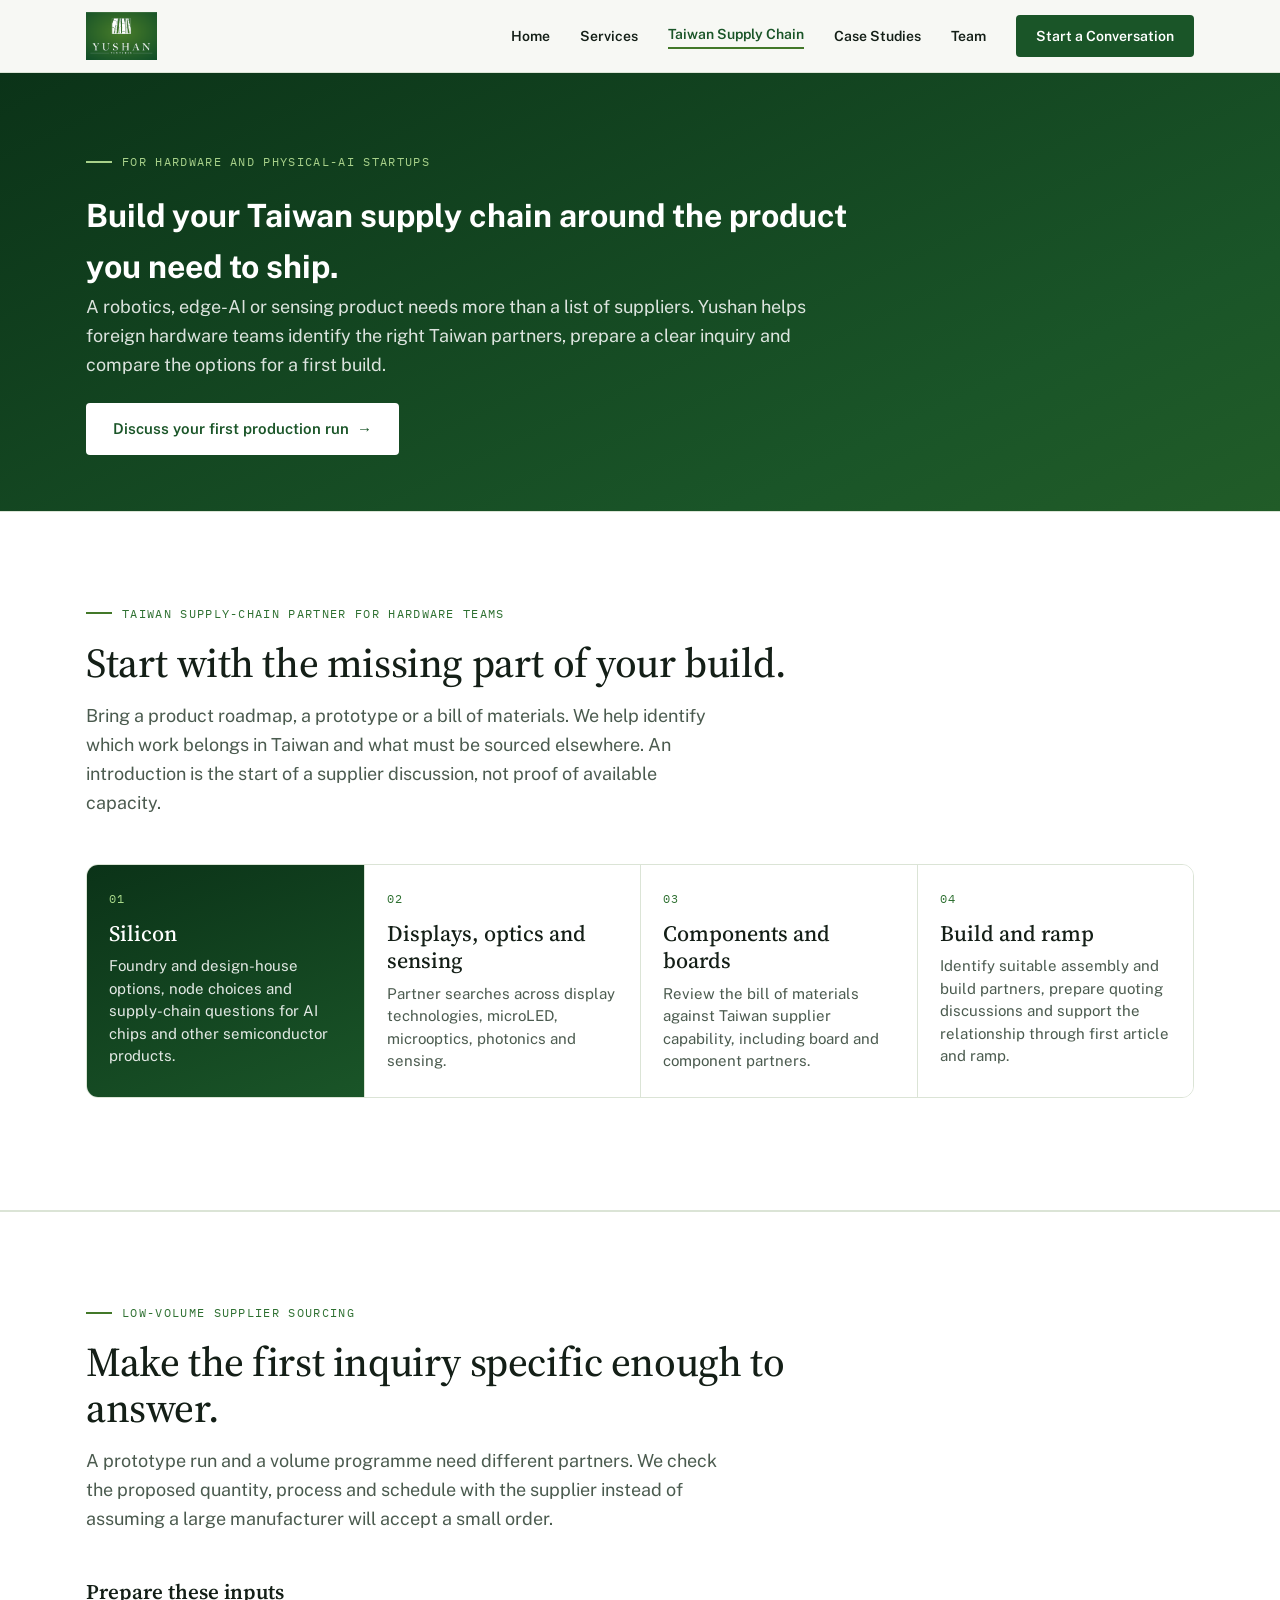
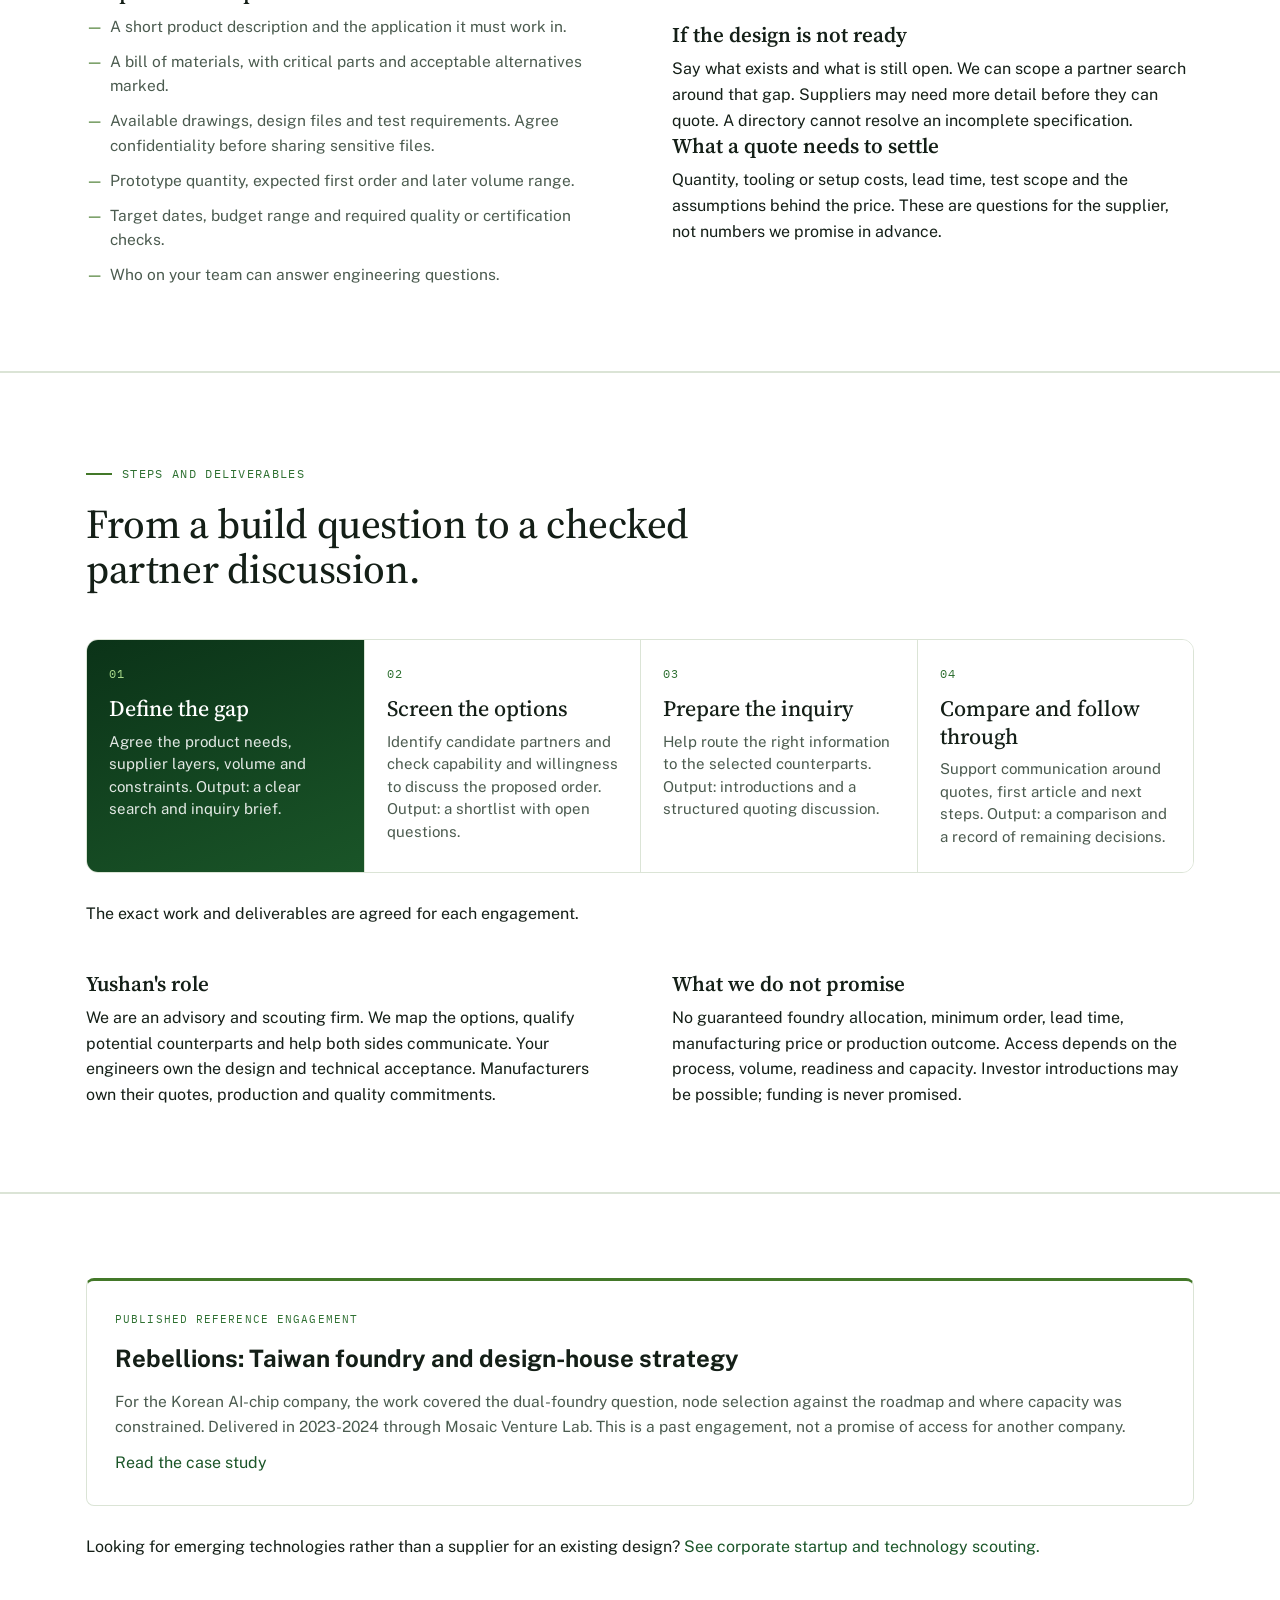
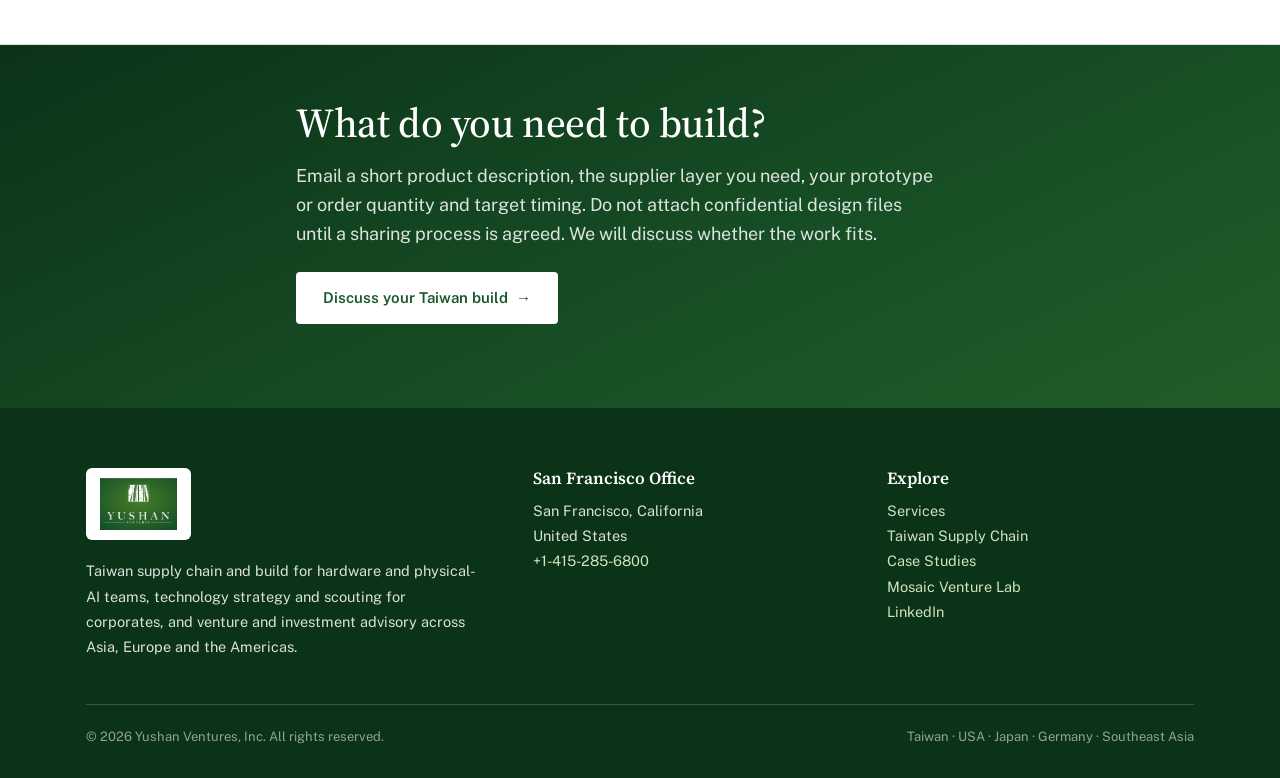
<file: taiwan-supply-chain.html>
<!DOCTYPE html>
<html lang="en">
<head>
<meta charset="utf-8"/>
<meta content="width=device-width, initial-scale=1.0" name="viewport"/>
<title>Taiwan Supply Chain for Hardware and Physical AI Startups | Yushan Ventures</title>
<meta content="Taiwan supplier sourcing for hardware and physical-AI startups: BOM review, low-volume quoting, semiconductor and component partners, and first-build support." name="description"/>
<link href="yushan-v2.css?v=261019a" rel="stylesheet"/>
<script src="image-slot.js"></script>
<script src="yushan-diagrams.js"></script>
<!-- Search and public discovery metadata -->
<link href="https://yushanventures.com/taiwan-supply-chain.html" rel="canonical"/>
<meta content="website" property="og:type"/>
<meta content="Yushan Ventures" property="og:site_name"/>
<meta content="Taiwan Supply Chain for Hardware and Physical AI Startups | Yushan Ventures" property="og:title"/>
<meta content="Taiwan supplier sourcing for hardware and physical-AI startups: BOM review, low-volume quoting, semiconductor and component partners, and first-build support." property="og:description"/>
<meta content="https://yushanventures.com/taiwan-supply-chain.html" property="og:url"/>
<meta content="https://yushanventures.com/assets/og-image.png" property="og:image"/>
<meta content="1200" property="og:image:width"/>
<meta content="630" property="og:image:height"/>
<meta content="Yushan Ventures — Taiwan supply chain, technology scouting and investment advisory" property="og:image:alt"/>
<meta content="summary_large_image" name="twitter:card"/>
<meta content="Taiwan Supply Chain for Hardware and Physical AI Startups | Yushan Ventures" name="twitter:title"/>
<meta content="Taiwan supplier sourcing for hardware and physical-AI startups: BOM review, low-volume quoting, semiconductor and component partners, and first-build support." name="twitter:description"/>
<meta content="https://yushanventures.com/assets/og-image.png" name="twitter:image"/>
<meta content="Yushan Ventures — Taiwan supply chain, technology scouting and investment advisory" name="twitter:image:alt"/>
<script type="application/ld+json">{"@context": "https://schema.org", "@graph": [{"@type": "Organization", "@id": "https://yushanventures.com/#organization", "name": "Yushan Ventures", "url": "https://yushanventures.com/", "logo": "https://yushanventures.com/assets/yushan-logo.png", "description": "Technology strategy and scouting, Taiwan supply chain and build, venture and investment advisory, and startup growth.", "email": "vh@yushanventures.com", "telephone": "+14152856800", "sameAs": ["https://www.linkedin.com/company/yushan-ventures-inc/"], "areaServed": [{"@type": "Country", "name": "Taiwan"}, {"@type": "Country", "name": "United States"}, {"@type": "Country", "name": "Germany"}], "employee": {"@id": "https://yushanventures.com/#volker-heistermann"}, "hasOfferCatalog": {"@type": "OfferCatalog", "name": "Yushan advisory and scouting services", "itemListElement": [{"@type": "Offer", "itemOffered": {"@id": "https://yushanventures.com/#service-taiwan-supply-chain"}}, {"@type": "Offer", "itemOffered": {"@id": "https://yushanventures.com/#service-technology-scouting"}}, {"@type": "Offer", "itemOffered": {"@id": "https://yushanventures.com/#service-investment-advisory"}}]}, "knowsAbout": ["Physical AI", "Semiconductors", "Displays and microLED", "Edge AI and robotics", "Optics and sensing", "Advanced materials"]}, {"@type": "WebSite", "@id": "https://yushanventures.com/#website", "url": "https://yushanventures.com/", "name": "Yushan Ventures", "inLanguage": "en", "publisher": {"@id": "https://yushanventures.com/#organization"}}, {"@type": "Service", "@id": "https://yushanventures.com/#service-taiwan-supply-chain", "name": "Taiwan Supply Chain & Build", "serviceType": "Taiwan Supply Chain & Build", "url": "https://yushanventures.com/taiwan-supply-chain.html", "description": "Supplier research and qualification, bill-of-materials review, quoting discussions and support through first article and ramp for foreign hardware teams.", "provider": {"@id": "https://yushanventures.com/#organization"}, "areaServed": [{"@type": "Country", "name": "Taiwan"}, {"@type": "Country", "name": "United States"}, {"@type": "Country", "name": "Germany"}]}, {"@type": "Service", "@id": "https://yushanventures.com/#service-technology-scouting", "name": "Technology Strategy & Scouting", "serviceType": "Technology Strategy & Scouting", "url": "https://yushanventures.com/taiwan-technology-scouting.html", "description": "Search briefs, evidence checks, screened company shortlists and pilot-discussion handoffs for corporate innovation and engineering teams.", "provider": {"@id": "https://yushanventures.com/#organization"}, "areaServed": [{"@type": "Country", "name": "Taiwan"}, {"@type": "Country", "name": "United States"}, {"@type": "Country", "name": "Germany"}]}, {"@type": "Service", "@id": "https://yushanventures.com/#service-investment-advisory", "name": "Venture & Investment Advisory", "serviceType": "Venture & Investment Advisory", "url": "https://yushanventures.com/services.html#investment", "description": "Deal sourcing, technical and commercial due diligence, investor introductions and portfolio support. Funding is not promised.", "provider": {"@id": "https://yushanventures.com/#organization"}, "areaServed": [{"@type": "Country", "name": "Taiwan"}, {"@type": "Country", "name": "United States"}, {"@type": "Country", "name": "Germany"}]}, {"@type": "WebPage", "@id": "https://yushanventures.com/taiwan-supply-chain.html#webpage", "url": "https://yushanventures.com/taiwan-supply-chain.html", "name": "Taiwan Supply Chain for Hardware and Physical AI Startups | Yushan Ventures", "inLanguage": "en", "isPartOf": {"@id": "https://yushanventures.com/#website"}, "about": [{"@id": "https://yushanventures.com/#organization"}], "dateModified": "2026-10-05"}, {"@type": "Person", "@id": "https://yushanventures.com/#volker-heistermann", "name": "Volker Heistermann", "jobTitle": "Managing Director", "worksFor": {"@id": "https://yushanventures.com/#organization"}, "sameAs": ["https://www.linkedin.com/in/volkerheistermann/"]}, {"@type": "Person", "@id": "https://yushanventures.com/#kyle-hu", "name": "Kyle Hu", "jobTitle": "Manager, Corporate Innovation and Partnerships", "worksFor": {"@id": "https://yushanventures.com/#organization"}, "sameAs": ["https://www.linkedin.com/in/kyle-hu-874456227/"]}, {"@type": "Person", "@id": "https://yushanventures.com/#kazumi-otani", "name": "Kazumi Otani", "jobTitle": "Business Development Director", "worksFor": {"@id": "https://yushanventures.com/#organization"}, "sameAs": ["https://www.linkedin.com/in/kzmotn"]}, {"@type": "Person", "@id": "https://yushanventures.com/#haley-lin", "name": "Haley Lin", "jobTitle": "Research Associate", "worksFor": {"@id": "https://yushanventures.com/#organization"}}, {"@type": "Person", "@id": "https://yushanventures.com/#bruce-bateman", "name": "Bruce Bateman", "jobTitle": "Partner", "worksFor": {"@id": "https://yushanventures.com/#organization"}, "sameAs": ["https://www.linkedin.com/in/brucewbateman/"]}, {"@type": "Person", "@id": "https://yushanventures.com/#dr-ing-volker-kaese", "name": "Dr.-Ing. Volker Kaese", "jobTitle": "Independent Consultant", "worksFor": {"@id": "https://yushanventures.com/#organization"}, "sameAs": ["https://www.linkedin.com/in/volkerkaese/"]}, {"@type": "Person", "@id": "https://yushanventures.com/#ken-huang", "name": "Ken Huang", "jobTitle": "Venture Partner", "worksFor": {"@id": "https://yushanventures.com/#organization"}, "sameAs": ["https://www.linkedin.com/in/ken-huang-12638166/"]}, {"@type": "Person", "@id": "https://yushanventures.com/#melanie-edwards", "name": "Melanie Edwards", "jobTitle": "Advisor", "worksFor": {"@id": "https://yushanventures.com/#organization"}, "sameAs": ["https://www.linkedin.com/in/melanie--edwards"]}]}</script>
</head>
<body id="top">
<nav class="nav">
  <div class="nav-inner">
    <a href="/" class="nav-logo"><img src="assets/yushan-logo.png" alt="Yushan Ventures"></a>
    <button class="nav-burger" aria-label="Toggle menu" onclick="document.getElementById('navlinks').classList.toggle('open')">☰</button>
    <div class="nav-links" id="navlinks">
      <a href="/">Home</a>
      <a href="services.html" >Services</a>
      <a href="taiwan-supply-chain.html" class="active">Taiwan Supply Chain</a>
      <a href="case-studies.html">Case Studies</a>
      <a href="/#team">Team</a>
      <a href="/#contact" class="nav-cta">Start a Conversation</a>
    </div>
  </div>
</nav>

<main>
<header class="section-green on-green" style="padding:72px 0 56px"><div class="wrap">
<span class="eyebrow">For hardware and physical-AI startups</span><h1 class="title" style="max-width:820px">Build your Taiwan supply chain around the product you need to ship.</h1>
<p class="lede" style="max-width:720px">A robotics, edge-AI or sensing product needs more than a list of suppliers. Yushan helps foreign hardware teams identify the right Taiwan partners, prepare a clear inquiry and compare the options for a first build.</p>
<div class="btns" style="margin-top:24px"><a href="#inquiry" class="btn btn-white">Discuss your first production run</a></div></div></header>
<section class="section-white"><div class="wrap"><div class="section-head"><span class="eyebrow">Taiwan supply-chain partner for hardware teams</span><h2 class="title">Start with the missing part of your build.</h2><p class="lede">Bring a product roadmap, a prototype or a bill of materials. We help identify which work belongs in Taiwan and what must be sourced elsewhere. An introduction is the start of a supplier discussion, not proof of available capacity.</p></div>
<div class="sc-layers"><div class="sc-layer"><span class="sc-n">01</span><h3>Silicon</h3><p>Foundry and design-house options, node choices and supply-chain questions for AI chips and other semiconductor products.</p></div><div class="sc-layer"><span class="sc-n">02</span><h3>Displays, optics and sensing</h3><p>Partner searches across display technologies, microLED, microoptics, photonics and sensing.</p></div><div class="sc-layer"><span class="sc-n">03</span><h3>Components and boards</h3><p>Review the bill of materials against Taiwan supplier capability, including board and component partners.</p></div><div class="sc-layer"><span class="sc-n">04</span><h3>Build and ramp</h3><p>Identify suitable assembly and build partners, prepare quoting discussions and support the relationship through first article and ramp.</p></div></div></div></section>
<section class="section-white"><div class="wrap"><div class="section-head"><span class="eyebrow">Low-volume supplier sourcing</span><h2 class="title">Make the first inquiry specific enough to answer.</h2><p class="lede">A prototype run and a volume programme need different partners. We check the proposed quantity, process and schedule with the supplier instead of assuming a large manufacturer will accept a small order.</p></div>
<div class="split"><div><h3>Prepare these inputs</h3><ul class="checklist"><li>A short product description and the application it must work in.</li><li>A bill of materials, with critical parts and acceptable alternatives marked.</li><li>Available drawings, design files and test requirements. Agree confidentiality before sharing sensitive files.</li><li>Prototype quantity, expected first order and later volume range.</li><li>Target dates, budget range and required quality or certification checks.</li><li>Who on your team can answer engineering questions.</li></ul></div><div><h3>If the design is not ready</h3><p>Say what exists and what is still open. We can scope a partner search around that gap. Suppliers may need more detail before they can quote. A directory cannot resolve an incomplete specification.</p><h3>What a quote needs to settle</h3><p>Quantity, tooling or setup costs, lead time, test scope and the assumptions behind the price. These are questions for the supplier, not numbers we promise in advance.</p></div></div></div></section>
<section class="section-white"><div class="wrap"><div class="section-head"><span class="eyebrow">Steps and deliverables</span><h2 class="title">From a build question to a checked partner discussion.</h2></div><div class="sc-layers"><div class="sc-layer"><span class="sc-n">01</span><h3>Define the gap</h3><p>Agree the product needs, supplier layers, volume and constraints. Output: a clear search and inquiry brief.</p></div><div class="sc-layer"><span class="sc-n">02</span><h3>Screen the options</h3><p>Identify candidate partners and check capability and willingness to discuss the proposed order. Output: a shortlist with open questions.</p></div><div class="sc-layer"><span class="sc-n">03</span><h3>Prepare the inquiry</h3><p>Help route the right information to the selected counterparts. Output: introductions and a structured quoting discussion.</p></div><div class="sc-layer"><span class="sc-n">04</span><h3>Compare and follow through</h3><p>Support communication around quotes, first article and next steps. Output: a comparison and a record of remaining decisions.</p></div></div><p>The exact work and deliverables are agreed for each engagement.</p>
<div class="split" style="margin-top:44px"><div><h3>Yushan's role</h3><p>We are an advisory and scouting firm. We map the options, qualify potential counterparts and help both sides communicate. Your engineers own the design and technical acceptance. Manufacturers own their quotes, production and quality commitments.</p></div><div><h3>What we do not promise</h3><p>No guaranteed foundry allocation, minimum order, lead time, manufacturing price or production outcome. Access depends on the process, volume, readiness and capacity. Investor introductions may be possible; funding is never promised.</p></div></div></div></section>
<section class="section-white"><div class="wrap"><div class="card accent"><span class="card-tag">Published reference engagement</span><h2>Rebellions: Taiwan foundry and design-house strategy</h2><p>For the Korean AI-chip company, the work covered the dual-foundry question, node selection against the roadmap and where capacity was constrained. Delivered in 2023-2024 through Mosaic Venture Lab. This is a past engagement, not a promise of access for another company.</p><a href="case-studies.html#rebellions">Read the case study</a></div><p style="margin-top:28px">Looking for emerging technologies rather than a supplier for an existing design? <a href="taiwan-technology-scouting.html">See corporate startup and technology scouting.</a></p></div></section>
<section id="inquiry" class="section-green on-green" style="padding-top:56px"><div class="wrap" style="max-width:760px"><h2 class="title">What do you need to build?</h2><p class="lede">Email a short product description, the supplier layer you need, your prototype or order quantity and target timing. Do not attach confidential design files until a sharing process is agreed. We will discuss whether the work fits.</p><div class="btns" style="margin-top:24px"><a class="btn btn-white" href="mailto:vh@yushanventures.com?subject=Taiwan%20hardware%20supply-chain%20inquiry">Discuss your Taiwan build</a></div></div></section>
</main>
<footer class="footer">
  <div class="wrap">
    <div class="footer-grid">
      <div>
        <div class="footer-logo"><img src="assets/yushan-logo.png" alt="Yushan Ventures"></div>
        <p>Taiwan supply chain and build for hardware and physical-AI teams, technology strategy and scouting for corporates, and venture and investment advisory across Asia, Europe and the Americas.</p>
      </div>
      <div>
        <h3>San Francisco Office</h3>
        <p>San Francisco, California<br>United States<br><a href="tel:+14152856800">+1-415-285-6800</a></p>
      </div>
      <div>
        <h3>Explore</h3>
        <p><a href="services.html">Services</a><br><a href="taiwan-supply-chain.html">Taiwan Supply Chain</a><br><a href="case-studies.html">Case Studies</a><br><a href="https://www.mvl.biz/" target="_blank" rel="noopener">Mosaic Venture Lab</a><br><a href="https://www.linkedin.com/company/yushan-ventures-inc/" target="_blank" rel="noopener">LinkedIn</a></p>
      </div>
    </div>
    <div class="footer-bottom">
      <span>© 2026 Yushan Ventures, Inc. All rights reserved.</span>
      <span>Taiwan · USA · Japan · Germany · Southeast Asia</span>
    </div>
  </div>
</footer>

</body>
</html>
</file>
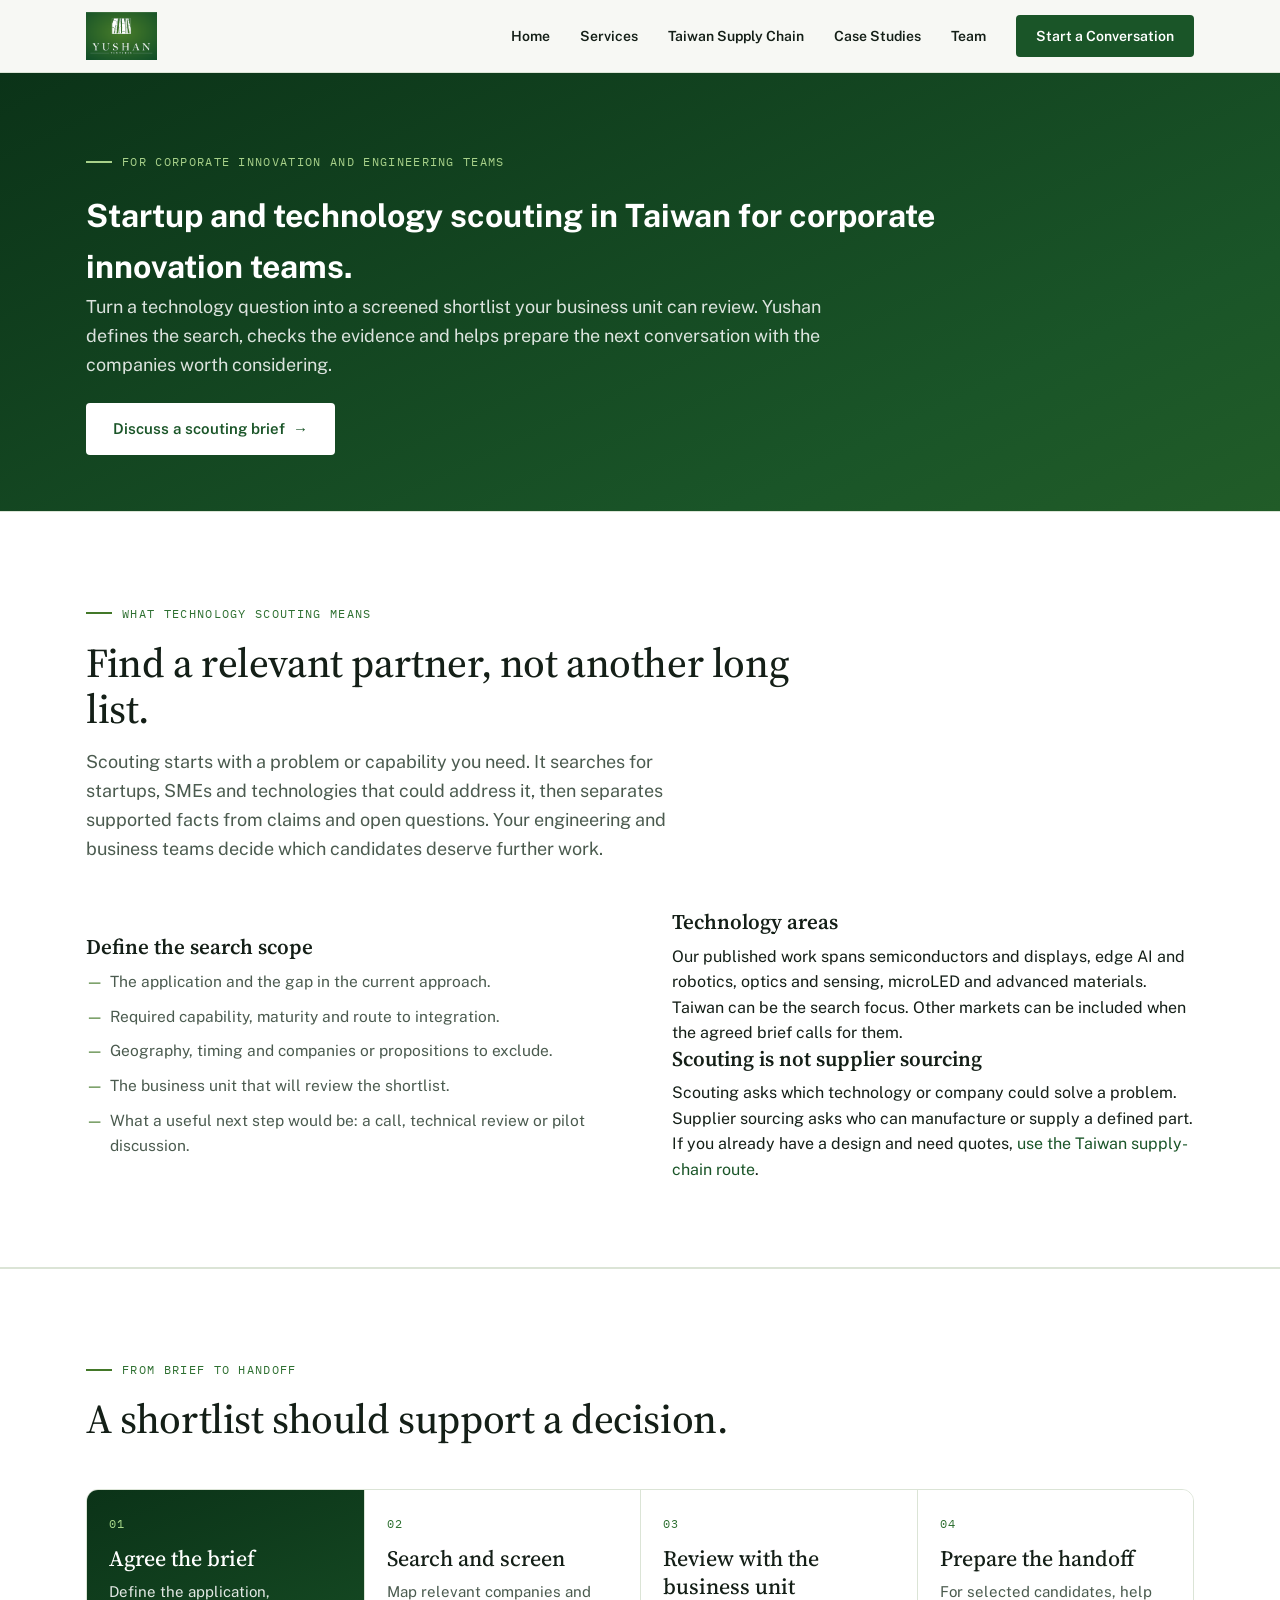
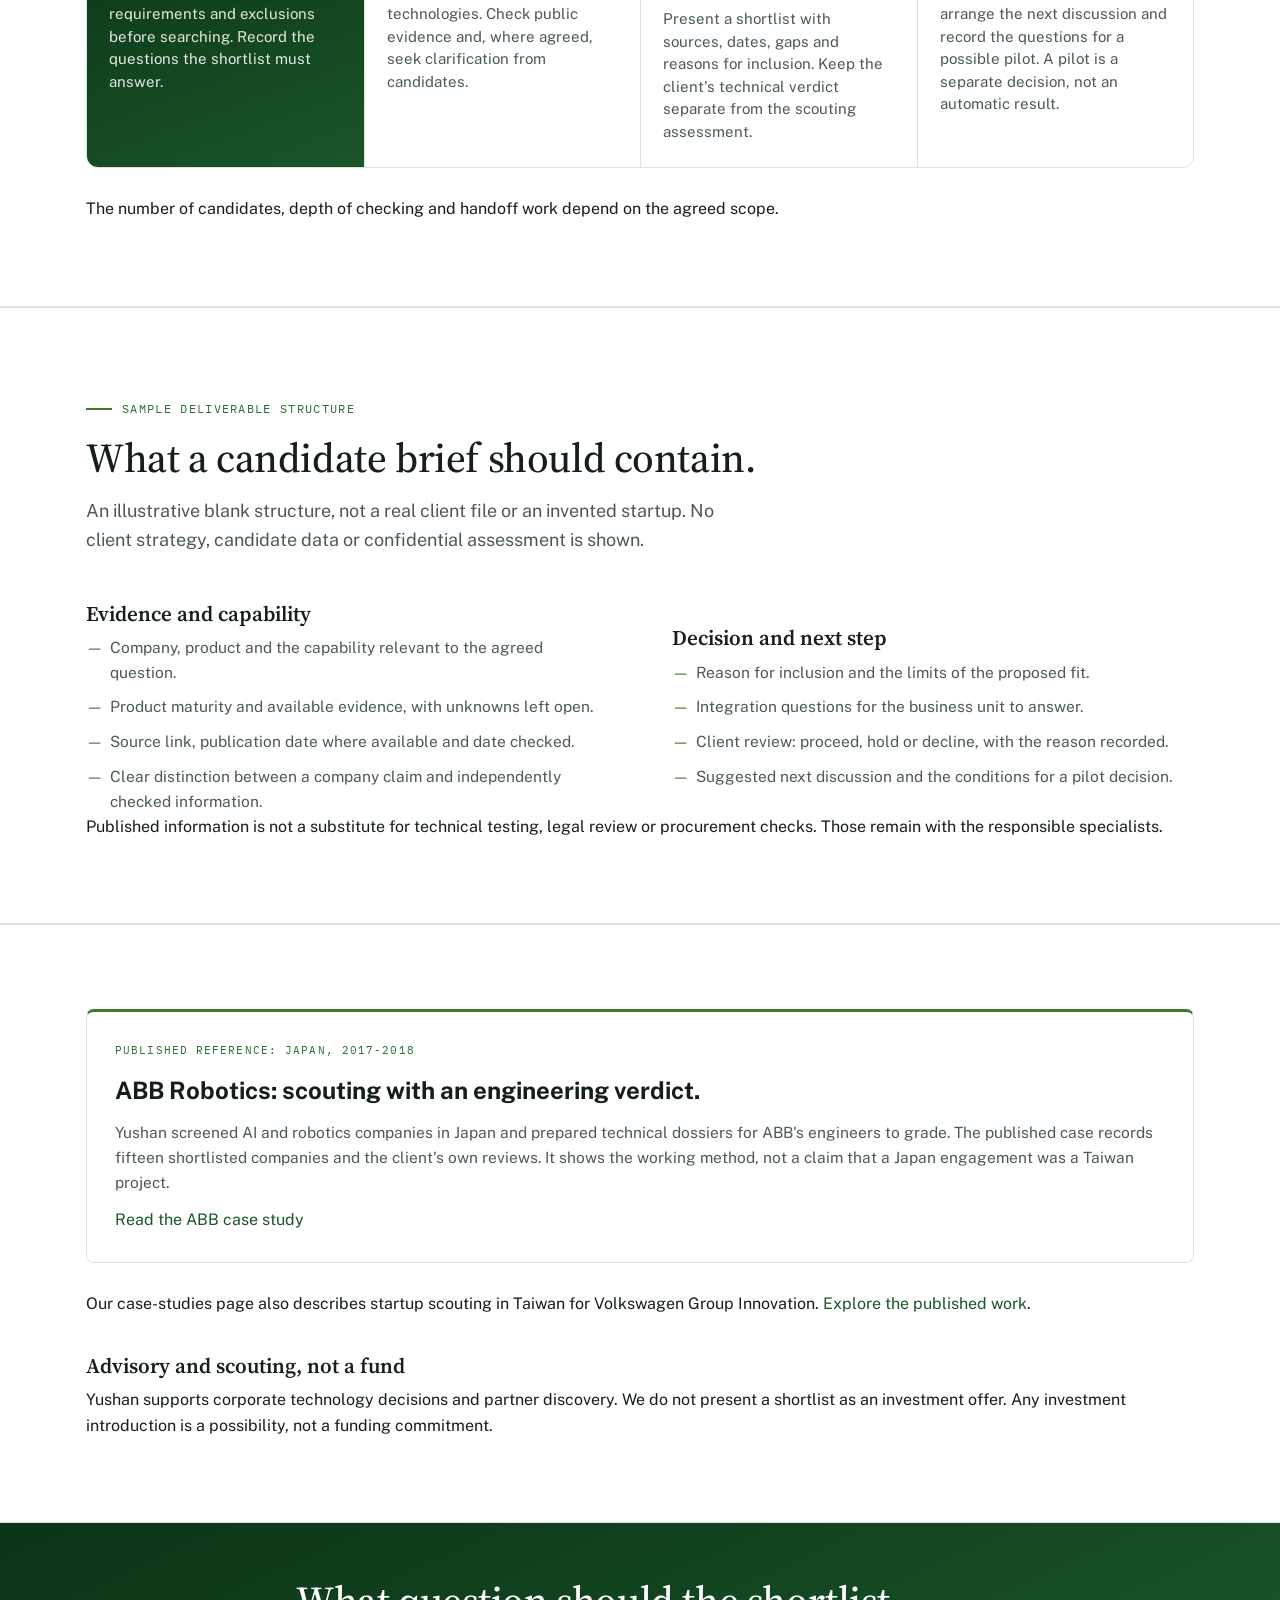
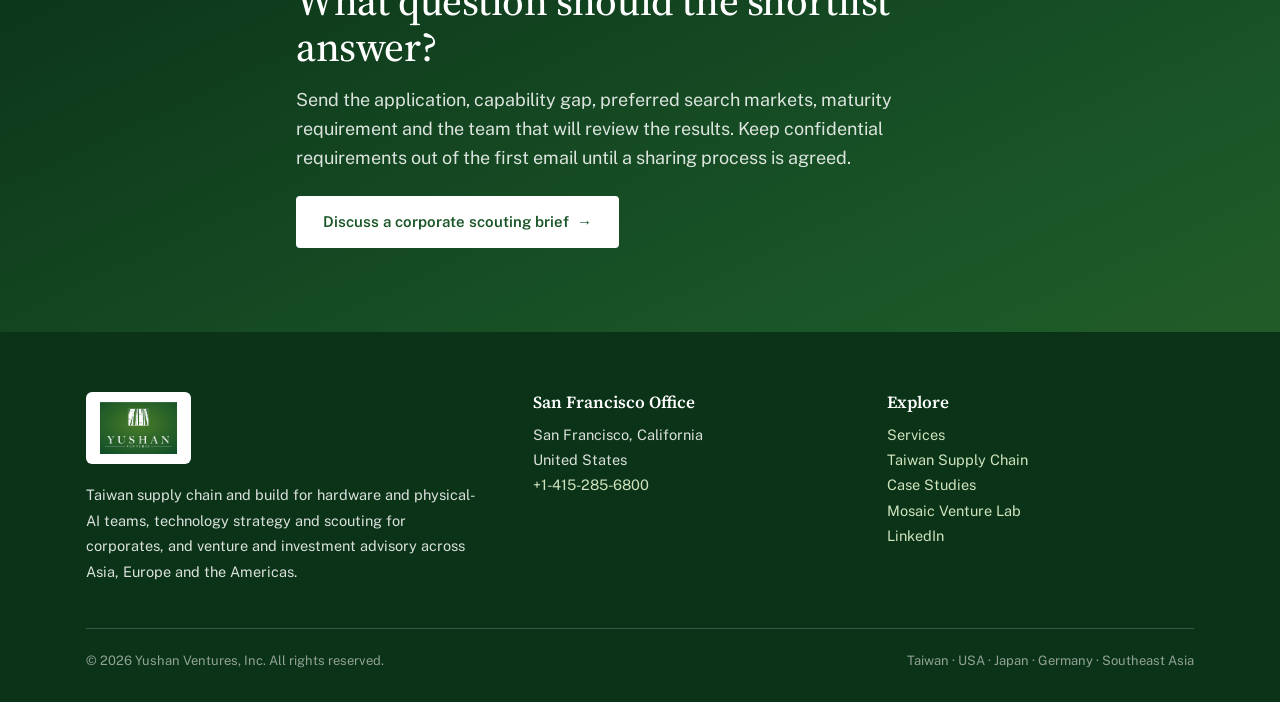
<file: taiwan-technology-scouting.html>
<!DOCTYPE html>
<html lang="en">
<head>
<meta charset="utf-8"/>
<meta content="width=device-width, initial-scale=1.0" name="viewport"/>
<title>Startup and Technology Scouting in Taiwan | Yushan Ventures</title>
<meta content="Startup and technology scouting in Taiwan for corporate innovation teams: search briefs, screened shortlists, dated evidence, business-unit review and pilot handoff." name="description"/>
<link href="yushan-v2.css?v=261019a" rel="stylesheet"/>
<script src="image-slot.js"></script>
<script src="yushan-diagrams.js"></script>
<!-- Search and public discovery metadata -->
<link href="https://yushanventures.com/taiwan-technology-scouting.html" rel="canonical"/>
<meta content="website" property="og:type"/>
<meta content="Yushan Ventures" property="og:site_name"/>
<meta content="Startup and Technology Scouting in Taiwan | Yushan Ventures" property="og:title"/>
<meta content="Startup and technology scouting in Taiwan for corporate innovation teams: search briefs, screened shortlists, dated evidence, business-unit review and pilot handoff." property="og:description"/>
<meta content="https://yushanventures.com/taiwan-technology-scouting.html" property="og:url"/>
<meta content="https://yushanventures.com/assets/og-image.png" property="og:image"/>
<meta content="1200" property="og:image:width"/>
<meta content="630" property="og:image:height"/>
<meta content="Yushan Ventures — Taiwan supply chain, technology scouting and investment advisory" property="og:image:alt"/>
<meta content="summary_large_image" name="twitter:card"/>
<meta content="Startup and Technology Scouting in Taiwan | Yushan Ventures" name="twitter:title"/>
<meta content="Startup and technology scouting in Taiwan for corporate innovation teams: search briefs, screened shortlists, dated evidence, business-unit review and pilot handoff." name="twitter:description"/>
<meta content="https://yushanventures.com/assets/og-image.png" name="twitter:image"/>
<meta content="Yushan Ventures — Taiwan supply chain, technology scouting and investment advisory" name="twitter:image:alt"/>
<script type="application/ld+json">{"@context": "https://schema.org", "@graph": [{"@type": "Organization", "@id": "https://yushanventures.com/#organization", "name": "Yushan Ventures", "url": "https://yushanventures.com/", "logo": "https://yushanventures.com/assets/yushan-logo.png", "description": "Technology strategy and scouting, Taiwan supply chain and build, venture and investment advisory, and startup growth.", "email": "vh@yushanventures.com", "telephone": "+14152856800", "sameAs": ["https://www.linkedin.com/company/yushan-ventures-inc/"], "areaServed": [{"@type": "Country", "name": "Taiwan"}, {"@type": "Country", "name": "United States"}, {"@type": "Country", "name": "Germany"}], "employee": {"@id": "https://yushanventures.com/#volker-heistermann"}, "hasOfferCatalog": {"@type": "OfferCatalog", "name": "Yushan advisory and scouting services", "itemListElement": [{"@type": "Offer", "itemOffered": {"@id": "https://yushanventures.com/#service-taiwan-supply-chain"}}, {"@type": "Offer", "itemOffered": {"@id": "https://yushanventures.com/#service-technology-scouting"}}, {"@type": "Offer", "itemOffered": {"@id": "https://yushanventures.com/#service-investment-advisory"}}]}, "knowsAbout": ["Physical AI", "Semiconductors", "Displays and microLED", "Edge AI and robotics", "Optics and sensing", "Advanced materials"]}, {"@type": "WebSite", "@id": "https://yushanventures.com/#website", "url": "https://yushanventures.com/", "name": "Yushan Ventures", "inLanguage": "en", "publisher": {"@id": "https://yushanventures.com/#organization"}}, {"@type": "Service", "@id": "https://yushanventures.com/#service-taiwan-supply-chain", "name": "Taiwan Supply Chain & Build", "serviceType": "Taiwan Supply Chain & Build", "url": "https://yushanventures.com/taiwan-supply-chain.html", "description": "Supplier research and qualification, bill-of-materials review, quoting discussions and support through first article and ramp for foreign hardware teams.", "provider": {"@id": "https://yushanventures.com/#organization"}, "areaServed": [{"@type": "Country", "name": "Taiwan"}, {"@type": "Country", "name": "United States"}, {"@type": "Country", "name": "Germany"}]}, {"@type": "Service", "@id": "https://yushanventures.com/#service-technology-scouting", "name": "Technology Strategy & Scouting", "serviceType": "Technology Strategy & Scouting", "url": "https://yushanventures.com/taiwan-technology-scouting.html", "description": "Search briefs, evidence checks, screened company shortlists and pilot-discussion handoffs for corporate innovation and engineering teams.", "provider": {"@id": "https://yushanventures.com/#organization"}, "areaServed": [{"@type": "Country", "name": "Taiwan"}, {"@type": "Country", "name": "United States"}, {"@type": "Country", "name": "Germany"}]}, {"@type": "Service", "@id": "https://yushanventures.com/#service-investment-advisory", "name": "Venture & Investment Advisory", "serviceType": "Venture & Investment Advisory", "url": "https://yushanventures.com/services.html#investment", "description": "Deal sourcing, technical and commercial due diligence, investor introductions and portfolio support. Funding is not promised.", "provider": {"@id": "https://yushanventures.com/#organization"}, "areaServed": [{"@type": "Country", "name": "Taiwan"}, {"@type": "Country", "name": "United States"}, {"@type": "Country", "name": "Germany"}]}, {"@type": "WebPage", "@id": "https://yushanventures.com/taiwan-technology-scouting.html#webpage", "url": "https://yushanventures.com/taiwan-technology-scouting.html", "name": "Startup and Technology Scouting in Taiwan | Yushan Ventures", "inLanguage": "en", "isPartOf": {"@id": "https://yushanventures.com/#website"}, "about": [{"@id": "https://yushanventures.com/#organization"}], "dateModified": "2026-10-05"}, {"@type": "Person", "@id": "https://yushanventures.com/#volker-heistermann", "name": "Volker Heistermann", "jobTitle": "Managing Director", "worksFor": {"@id": "https://yushanventures.com/#organization"}, "sameAs": ["https://www.linkedin.com/in/volkerheistermann/"]}, {"@type": "Person", "@id": "https://yushanventures.com/#kyle-hu", "name": "Kyle Hu", "jobTitle": "Manager, Corporate Innovation and Partnerships", "worksFor": {"@id": "https://yushanventures.com/#organization"}, "sameAs": ["https://www.linkedin.com/in/kyle-hu-874456227/"]}, {"@type": "Person", "@id": "https://yushanventures.com/#kazumi-otani", "name": "Kazumi Otani", "jobTitle": "Business Development Director", "worksFor": {"@id": "https://yushanventures.com/#organization"}, "sameAs": ["https://www.linkedin.com/in/kzmotn"]}, {"@type": "Person", "@id": "https://yushanventures.com/#haley-lin", "name": "Haley Lin", "jobTitle": "Research Associate", "worksFor": {"@id": "https://yushanventures.com/#organization"}}, {"@type": "Person", "@id": "https://yushanventures.com/#bruce-bateman", "name": "Bruce Bateman", "jobTitle": "Partner", "worksFor": {"@id": "https://yushanventures.com/#organization"}, "sameAs": ["https://www.linkedin.com/in/brucewbateman/"]}, {"@type": "Person", "@id": "https://yushanventures.com/#dr-ing-volker-kaese", "name": "Dr.-Ing. Volker Kaese", "jobTitle": "Independent Consultant", "worksFor": {"@id": "https://yushanventures.com/#organization"}, "sameAs": ["https://www.linkedin.com/in/volkerkaese/"]}, {"@type": "Person", "@id": "https://yushanventures.com/#ken-huang", "name": "Ken Huang", "jobTitle": "Venture Partner", "worksFor": {"@id": "https://yushanventures.com/#organization"}, "sameAs": ["https://www.linkedin.com/in/ken-huang-12638166/"]}, {"@type": "Person", "@id": "https://yushanventures.com/#melanie-edwards", "name": "Melanie Edwards", "jobTitle": "Advisor", "worksFor": {"@id": "https://yushanventures.com/#organization"}, "sameAs": ["https://www.linkedin.com/in/melanie--edwards"]}]}</script>
</head>
<body id="top">
<nav class="nav">
  <div class="nav-inner">
    <a href="/" class="nav-logo"><img src="assets/yushan-logo.png" alt="Yushan Ventures"></a>
    <button class="nav-burger" aria-label="Toggle menu" onclick="document.getElementById('navlinks').classList.toggle('open')">☰</button>
    <div class="nav-links" id="navlinks">
      <a href="/">Home</a>
      <a href="services.html" >Services</a>
      <a href="taiwan-supply-chain.html">Taiwan Supply Chain</a>
      <a href="case-studies.html">Case Studies</a>
      <a href="/#team">Team</a>
      <a href="/#contact" class="nav-cta">Start a Conversation</a>
    </div>
  </div>
</nav>

<main>
<header class="section-green on-green" style="padding:72px 0 56px"><div class="wrap"><span class="eyebrow">For corporate innovation and engineering teams</span><h1 class="title" style="max-width:880px">Startup and technology scouting in Taiwan for corporate innovation teams.</h1><p class="lede" style="max-width:760px">Turn a technology question into a screened shortlist your business unit can review. Yushan defines the search, checks the evidence and helps prepare the next conversation with the companies worth considering.</p><div class="btns" style="margin-top:24px"><a href="#brief" class="btn btn-white">Discuss a scouting brief</a></div></div></header>
<section class="section-white"><div class="wrap"><div class="section-head"><span class="eyebrow">What technology scouting means</span><h2 class="title">Find a relevant partner, not another long list.</h2><p class="lede">Scouting starts with a problem or capability you need. It searches for startups, SMEs and technologies that could address it, then separates supported facts from claims and open questions. Your engineering and business teams decide which candidates deserve further work.</p></div><div class="split"><div><h3>Define the search scope</h3><ul class="checklist"><li>The application and the gap in the current approach.</li><li>Required capability, maturity and route to integration.</li><li>Geography, timing and companies or propositions to exclude.</li><li>The business unit that will review the shortlist.</li><li>What a useful next step would be: a call, technical review or pilot discussion.</li></ul></div><div><h3>Technology areas</h3><p>Our published work spans semiconductors and displays, edge AI and robotics, optics and sensing, microLED and advanced materials. Taiwan can be the search focus. Other markets can be included when the agreed brief calls for them.</p><h3>Scouting is not supplier sourcing</h3><p>Scouting asks which technology or company could solve a problem. Supplier sourcing asks who can manufacture or supply a defined part. If you already have a design and need quotes, <a href="taiwan-supply-chain.html">use the Taiwan supply-chain route</a>.</p></div></div></div></section>
<section class="section-white"><div class="wrap"><div class="section-head"><span class="eyebrow">From brief to handoff</span><h2 class="title">A shortlist should support a decision.</h2></div><div class="sc-layers"><div class="sc-layer"><span class="sc-n">01</span><h3>Agree the brief</h3><p>Define the application, requirements and exclusions before searching. Record the questions the shortlist must answer.</p></div><div class="sc-layer"><span class="sc-n">02</span><h3>Search and screen</h3><p>Map relevant companies and technologies. Check public evidence and, where agreed, seek clarification from candidates.</p></div><div class="sc-layer"><span class="sc-n">03</span><h3>Review with the business unit</h3><p>Present a shortlist with sources, dates, gaps and reasons for inclusion. Keep the client's technical verdict separate from the scouting assessment.</p></div><div class="sc-layer"><span class="sc-n">04</span><h3>Prepare the handoff</h3><p>For selected candidates, help arrange the next discussion and record the questions for a possible pilot. A pilot is a separate decision, not an automatic result.</p></div></div><p>The number of candidates, depth of checking and handoff work depend on the agreed scope.</p></div></section>
<section class="section-white"><div class="wrap"><div class="section-head"><span class="eyebrow">Sample deliverable structure</span><h2 class="title">What a candidate brief should contain.</h2><p class="lede">An illustrative blank structure, not a real client file or an invented startup. No client strategy, candidate data or confidential assessment is shown.</p></div><div class="split"><div><h3>Evidence and capability</h3><ul class="checklist"><li>Company, product and the capability relevant to the agreed question.</li><li>Product maturity and available evidence, with unknowns left open.</li><li>Source link, publication date where available and date checked.</li><li>Clear distinction between a company claim and independently checked information.</li></ul></div><div><h3>Decision and next step</h3><ul class="checklist"><li>Reason for inclusion and the limits of the proposed fit.</li><li>Integration questions for the business unit to answer.</li><li>Client review: proceed, hold or decline, with the reason recorded.</li><li>Suggested next discussion and the conditions for a pilot decision.</li></ul></div></div><p>Published information is not a substitute for technical testing, legal review or procurement checks. Those remain with the responsible specialists.</p></div></section>
<section class="section-white"><div class="wrap"><div class="card accent"><span class="card-tag">Published reference: Japan, 2017-2018</span><h2>ABB Robotics: scouting with an engineering verdict.</h2><p>Yushan screened AI and robotics companies in Japan and prepared technical dossiers for ABB's engineers to grade. The published case records fifteen shortlisted companies and the client's own reviews. It shows the working method, not a claim that a Japan engagement was a Taiwan project.</p><a href="case-studies.html#abb">Read the ABB case study</a></div><p style="margin-top:28px">Our case-studies page also describes startup scouting in Taiwan for Volkswagen Group Innovation. <a href="case-studies.html">Explore the published work</a>.</p><h3 style="margin-top:36px">Advisory and scouting, not a fund</h3><p>Yushan supports corporate technology decisions and partner discovery. We do not present a shortlist as an investment offer. Any investment introduction is a possibility, not a funding commitment.</p></div></section>
<section id="brief" class="section-green on-green" style="padding-top:56px"><div class="wrap" style="max-width:760px"><h2 class="title">What question should the shortlist answer?</h2><p class="lede">Send the application, capability gap, preferred search markets, maturity requirement and the team that will review the results. Keep confidential requirements out of the first email until a sharing process is agreed.</p><div class="btns" style="margin-top:24px"><a class="btn btn-white" href="mailto:vh@yushanventures.com?subject=Taiwan%20technology%20scouting%20brief">Discuss a corporate scouting brief</a></div></div></section>
</main>
<footer class="footer">
  <div class="wrap">
    <div class="footer-grid">
      <div>
        <div class="footer-logo"><img src="assets/yushan-logo.png" alt="Yushan Ventures"></div>
        <p>Taiwan supply chain and build for hardware and physical-AI teams, technology strategy and scouting for corporates, and venture and investment advisory across Asia, Europe and the Americas.</p>
      </div>
      <div>
        <h3>San Francisco Office</h3>
        <p>San Francisco, California<br>United States<br><a href="tel:+14152856800">+1-415-285-6800</a></p>
      </div>
      <div>
        <h3>Explore</h3>
        <p><a href="services.html">Services</a><br><a href="taiwan-supply-chain.html">Taiwan Supply Chain</a><br><a href="case-studies.html">Case Studies</a><br><a href="https://www.mvl.biz/" target="_blank" rel="noopener">Mosaic Venture Lab</a><br><a href="https://www.linkedin.com/company/yushan-ventures-inc/" target="_blank" rel="noopener">LinkedIn</a></p>
      </div>
    </div>
    <div class="footer-bottom">
      <span>© 2026 Yushan Ventures, Inc. All rights reserved.</span>
      <span>Taiwan · USA · Japan · Germany · Southeast Asia</span>
    </div>
  </div>
</footer>

</body>
</html>
</file>
<file: yushan-v2.css>
/* Yushan Ventures v2 */
/* Self-hosted webfonts — latin + latin-ext subsets only.
   Source: Google Fonts (Source Serif 4, Public Sans, IBM Plex Mono), all OFL-licensed. */
/* latin-ext */
@font-face {
  font-family: 'IBM Plex Mono';
  font-style: normal;
  font-weight: 400;
  font-display: swap;
  src: url(assets/font-ibm-plex-mono_400_latin-ext.woff2) format('woff2');
  unicode-range: U+0100-02BA, U+02BD-02C5, U+02C7-02CC, U+02CE-02D7, U+02DD-02FF, U+0304, U+0308, U+0329, U+1D00-1DBF, U+1E00-1E9F, U+1EF2-1EFF, U+2020, U+20A0-20AB, U+20AD-20C0, U+2113, U+2C60-2C7F, U+A720-A7FF;
}
/* latin */
@font-face {
  font-family: 'IBM Plex Mono';
  font-style: normal;
  font-weight: 400;
  font-display: swap;
  src: url(assets/font-ibm-plex-mono_400_latin.woff2) format('woff2');
  unicode-range: U+0000-00FF, U+0131, U+0152-0153, U+02BB-02BC, U+02C6, U+02DA, U+02DC, U+0304, U+0308, U+0329, U+2000-206F, U+20AC, U+2122, U+2191, U+2193, U+2212, U+2215, U+FEFF, U+FFFD;
}
/* latin-ext */
@font-face {
  font-family: 'IBM Plex Mono';
  font-style: normal;
  font-weight: 500;
  font-display: swap;
  src: url(assets/font-ibm-plex-mono_500_latin-ext.woff2) format('woff2');
  unicode-range: U+0100-02BA, U+02BD-02C5, U+02C7-02CC, U+02CE-02D7, U+02DD-02FF, U+0304, U+0308, U+0329, U+1D00-1DBF, U+1E00-1E9F, U+1EF2-1EFF, U+2020, U+20A0-20AB, U+20AD-20C0, U+2113, U+2C60-2C7F, U+A720-A7FF;
}
/* latin */
@font-face {
  font-family: 'IBM Plex Mono';
  font-style: normal;
  font-weight: 500;
  font-display: swap;
  src: url(assets/font-ibm-plex-mono_500_latin.woff2) format('woff2');
  unicode-range: U+0000-00FF, U+0131, U+0152-0153, U+02BB-02BC, U+02C6, U+02DA, U+02DC, U+0304, U+0308, U+0329, U+2000-206F, U+20AC, U+2122, U+2191, U+2193, U+2212, U+2215, U+FEFF, U+FFFD;
}
/* latin-ext */
@font-face {
  font-family: 'Public Sans';
  font-style: normal;
  font-weight: 400;
  font-display: swap;
  src: url(assets/font-public-sans_400_latin-ext.woff2) format('woff2');
  unicode-range: U+0100-02BA, U+02BD-02C5, U+02C7-02CC, U+02CE-02D7, U+02DD-02FF, U+0304, U+0308, U+0329, U+1D00-1DBF, U+1E00-1E9F, U+1EF2-1EFF, U+2020, U+20A0-20AB, U+20AD-20C0, U+2113, U+2C60-2C7F, U+A720-A7FF;
}
/* latin */
@font-face {
  font-family: 'Public Sans';
  font-style: normal;
  font-weight: 400;
  font-display: swap;
  src: url(assets/font-public-sans_400_latin.woff2) format('woff2');
  unicode-range: U+0000-00FF, U+0131, U+0152-0153, U+02BB-02BC, U+02C6, U+02DA, U+02DC, U+0304, U+0308, U+0329, U+2000-206F, U+20AC, U+2122, U+2191, U+2193, U+2212, U+2215, U+FEFF, U+FFFD;
}
/* latin-ext */
@font-face {
  font-family: 'Public Sans';
  font-style: normal;
  font-weight: 500;
  font-display: swap;
  src: url(assets/font-public-sans_500_latin-ext.woff2) format('woff2');
  unicode-range: U+0100-02BA, U+02BD-02C5, U+02C7-02CC, U+02CE-02D7, U+02DD-02FF, U+0304, U+0308, U+0329, U+1D00-1DBF, U+1E00-1E9F, U+1EF2-1EFF, U+2020, U+20A0-20AB, U+20AD-20C0, U+2113, U+2C60-2C7F, U+A720-A7FF;
}
/* latin */
@font-face {
  font-family: 'Public Sans';
  font-style: normal;
  font-weight: 500;
  font-display: swap;
  src: url(assets/font-public-sans_500_latin.woff2) format('woff2');
  unicode-range: U+0000-00FF, U+0131, U+0152-0153, U+02BB-02BC, U+02C6, U+02DA, U+02DC, U+0304, U+0308, U+0329, U+2000-206F, U+20AC, U+2122, U+2191, U+2193, U+2212, U+2215, U+FEFF, U+FFFD;
}
/* latin-ext */
@font-face {
  font-family: 'Public Sans';
  font-style: normal;
  font-weight: 600;
  font-display: swap;
  src: url(assets/font-public-sans_600_latin-ext.woff2) format('woff2');
  unicode-range: U+0100-02BA, U+02BD-02C5, U+02C7-02CC, U+02CE-02D7, U+02DD-02FF, U+0304, U+0308, U+0329, U+1D00-1DBF, U+1E00-1E9F, U+1EF2-1EFF, U+2020, U+20A0-20AB, U+20AD-20C0, U+2113, U+2C60-2C7F, U+A720-A7FF;
}
/* latin */
@font-face {
  font-family: 'Public Sans';
  font-style: normal;
  font-weight: 600;
  font-display: swap;
  src: url(assets/font-public-sans_600_latin.woff2) format('woff2');
  unicode-range: U+0000-00FF, U+0131, U+0152-0153, U+02BB-02BC, U+02C6, U+02DA, U+02DC, U+0304, U+0308, U+0329, U+2000-206F, U+20AC, U+2122, U+2191, U+2193, U+2212, U+2215, U+FEFF, U+FFFD;
}
/* latin-ext */
@font-face {
  font-family: 'Public Sans';
  font-style: normal;
  font-weight: 700;
  font-display: swap;
  src: url(assets/font-public-sans_700_latin-ext.woff2) format('woff2');
  unicode-range: U+0100-02BA, U+02BD-02C5, U+02C7-02CC, U+02CE-02D7, U+02DD-02FF, U+0304, U+0308, U+0329, U+1D00-1DBF, U+1E00-1E9F, U+1EF2-1EFF, U+2020, U+20A0-20AB, U+20AD-20C0, U+2113, U+2C60-2C7F, U+A720-A7FF;
}
/* latin */
@font-face {
  font-family: 'Public Sans';
  font-style: normal;
  font-weight: 700;
  font-display: swap;
  src: url(assets/font-public-sans_700_latin.woff2) format('woff2');
  unicode-range: U+0000-00FF, U+0131, U+0152-0153, U+02BB-02BC, U+02C6, U+02DA, U+02DC, U+0304, U+0308, U+0329, U+2000-206F, U+20AC, U+2122, U+2191, U+2193, U+2212, U+2215, U+FEFF, U+FFFD;
}
/* latin-ext */
@font-face {
  font-family: 'Source Serif 4';
  font-style: italic;
  font-weight: 300 600;
  font-display: swap;
  src: url(assets/font-source-serif-4_italic_latin-ext.woff2) format('woff2');
  unicode-range: U+0100-02BA, U+02BD-02C5, U+02C7-02CC, U+02CE-02D7, U+02DD-02FF, U+0304, U+0308, U+0329, U+1D00-1DBF, U+1E00-1E9F, U+1EF2-1EFF, U+2020, U+20A0-20AB, U+20AD-20C0, U+2113, U+2C60-2C7F, U+A720-A7FF;
}
/* latin */
@font-face {
  font-family: 'Source Serif 4';
  font-style: italic;
  font-weight: 300 600;
  font-display: swap;
  src: url(assets/font-source-serif-4_italic_latin.woff2) format('woff2');
  unicode-range: U+0000-00FF, U+0131, U+0152-0153, U+02BB-02BC, U+02C6, U+02DA, U+02DC, U+0304, U+0308, U+0329, U+2000-206F, U+20AC, U+2122, U+2191, U+2193, U+2212, U+2215, U+FEFF, U+FFFD;
}
/* latin-ext */
@font-face {
  font-family: 'Source Serif 4';
  font-style: normal;
  font-weight: 300 700;
  font-display: swap;
  src: url(assets/font-source-serif-4_normal_latin-ext.woff2) format('woff2');
  unicode-range: U+0100-02BA, U+02BD-02C5, U+02C7-02CC, U+02CE-02D7, U+02DD-02FF, U+0304, U+0308, U+0329, U+1D00-1DBF, U+1E00-1E9F, U+1EF2-1EFF, U+2020, U+20A0-20AB, U+20AD-20C0, U+2113, U+2C60-2C7F, U+A720-A7FF;
}
/* latin */
@font-face {
  font-family: 'Source Serif 4';
  font-style: normal;
  font-weight: 300 700;
  font-display: swap;
  src: url(assets/font-source-serif-4_normal_latin.woff2) format('woff2');
  unicode-range: U+0000-00FF, U+0131, U+0152-0153, U+02BB-02BC, U+02C6, U+02DA, U+02DC, U+0304, U+0308, U+0329, U+2000-206F, U+20AC, U+2122, U+2191, U+2193, U+2212, U+2215, U+FEFF, U+FFFD;
}
:root{--green-deep:#0b3318;--green:#1a5528;--green-mid:#2e7031;--green-bright:#437829;--jade:#7fb069;--green-tint:#eef4ea;--paper:#f7f8f4;--white:#fff;--ink:#141f17;--muted:#4b5b4f;--rule:#dbe4d6;--serif:'Source Serif 4',Georgia,serif;--sans:'Public Sans',Helvetica,Arial,sans-serif;--mono:'IBM Plex Mono',monospace}
*{margin:0;padding:0;box-sizing:border-box}
html{scroll-behavior:smooth;-webkit-text-size-adjust:100%}
body{font-family:var(--sans);background:var(--paper);color:var(--ink);font-size:16px;line-height:1.6;-webkit-font-smoothing:antialiased;overflow-x:hidden}
img{max-width:100%;display:block}
a{color:var(--green);text-decoration:none}
a:hover{color:var(--green-mid)}
.wrap{max-width:1180px;margin:0 auto;padding:0 36px}
/* NAV */
.nav{position:sticky;top:0;z-index:100;background:rgba(247,248,244,.95);backdrop-filter:blur(12px);border-bottom:1px solid var(--rule)}
.nav-inner{max-width:1180px;margin:0 auto;padding:12px 36px;display:flex;align-items:center;justify-content:space-between;gap:24px}
.nav-logo img{height:48px;width:auto}
.nav-links{display:flex;align-items:center;gap:30px}
.nav-links a{font-size:14px;font-weight:600;color:var(--ink)}
.nav-links a:hover,.nav-links a.active{color:var(--green)}
.nav-links a.active{border-bottom:2px solid var(--green-bright);padding-bottom:2px}
.nav-cta{background:var(--green);color:#fff!important;padding:10px 20px;border-radius:4px;font-size:14px;transition:background .2s}
.nav-cta:hover{background:var(--green-mid)}
.nav-burger{display:none;background:none;border:none;font-size:26px;color:var(--green);line-height:1;cursor:pointer}
/* TYPE */
.eyebrow{font-family:var(--mono);font-size:12px;letter-spacing:.11em;text-transform:uppercase;color:var(--green-mid);display:inline-flex;align-items:center;gap:10px;margin-bottom:18px}
.eyebrow::before{content:"";width:26px;height:2px;background:var(--green-bright)}
h1.display{font-family:var(--serif);font-weight:500;font-size:clamp(40px,4.8vw,62px);line-height:1.06;letter-spacing:-.015em;margin-bottom:22px}
h1 em,h2 em{font-style:italic;color:var(--green-mid)}
h2.title{font-family:var(--serif);font-weight:500;font-size:clamp(28px,3.2vw,42px);line-height:1.12;letter-spacing:-.01em;margin-bottom:14px}
h3{font-family:var(--serif);font-weight:600;font-size:21px;line-height:1.25;margin-bottom:8px}
.lede{font-size:18px;line-height:1.62;color:var(--muted);max-width:640px}
.on-green,.on-green h1,.on-green h2,.on-green h3{color:#fff}
.on-green .lede{color:rgba(255,255,255,.85)}
.on-green .eyebrow{color:#a8d18a}.on-green .eyebrow::before{background:#a8d18a}
/* SECTIONS */
section{padding:84px 0}
.section-tint{background:var(--green-tint)}
.section-white{background:var(--white);border-top:1px solid var(--rule);border-bottom:1px solid var(--rule)}
.section-green{background:linear-gradient(155deg,var(--green-deep),var(--green) 75%,#215c28)}
.section-head{max-width:740px;margin-bottom:46px}
/* RIDGE dividers */
.ridge{display:block;width:100%;height:70px;margin-bottom:-1px}
.ridge-flip{transform:scaleY(-1);margin-bottom:0;margin-top:-1px}
/* HERO */
.hero{padding:76px 0 84px;position:relative;overflow:hidden}
.hero-grid{display:grid;grid-template-columns:1.05fr .95fr;gap:64px;align-items:center}
.hero-mark{font-family:var(--mono);font-size:12px;letter-spacing:.14em;text-transform:uppercase;color:var(--muted);margin-top:30px;display:flex;align-items:center;gap:12px}
.hero-mark svg{flex:none}
.geo-strip{display:flex;align-items:center;gap:14px 26px;flex-wrap:wrap;margin-top:38px;padding-top:26px;border-top:1px solid var(--rule)}
.geo-strip-label{font-family:var(--mono);font-size:11px;letter-spacing:.13em;text-transform:uppercase;color:var(--muted)}
.geo-items{display:flex;gap:12px;flex-wrap:wrap}
.geo-item{display:inline-flex;align-items:center;gap:8px;font-family:var(--serif);font-size:19px;font-weight:600;color:var(--ink);background:var(--green-tint);border:1px solid var(--rule);border-radius:100px;padding:7px 18px}
.geo-item svg{flex:none;color:var(--green-bright)}
.hero-photo{position:relative}
.hero-photo .frame{height:520px;position:relative}
.hero-photo .badge{position:absolute;left:-18px;bottom:34px;background:var(--green-deep);color:#fff;padding:16px 22px;border-radius:6px;max-width:280px;box-shadow:0 18px 40px rgba(11,51,24,.35)}
.badge .b-label{font-family:var(--mono);font-size:10.5px;letter-spacing:.12em;text-transform:uppercase;color:#a8d18a;margin-bottom:4px}
.badge .b-text{font-size:14px;font-weight:600;line-height:1.4}
/* BUTTONS */
.btns{display:flex;gap:14px;flex-wrap:wrap;margin-top:34px}
.btn{display:inline-flex;align-items:center;gap:8px;padding:13px 26px;border-radius:4px;font-size:15px;font-weight:600;transition:all .2s;border:1px solid transparent}
.btn::after{content:"→";transition:transform .2s}
.btn:hover::after{transform:translateX(3px)}
.btn-solid{background:var(--green);color:#fff!important}.btn-solid:hover{background:var(--green-mid)}
.btn-white{background:#fff;color:var(--green)!important}.btn-white:hover{background:var(--green-tint)}
.btn-outline{border-color:rgba(255,255,255,.5);color:#fff!important}.btn-outline:hover{border-color:#fff;background:rgba(255,255,255,.08)}
.btn-outline-green{border-color:var(--green);color:var(--green)!important}.btn-outline-green:hover{background:var(--green-tint)}
/* STAT BAND */
.stat-band{padding:56px 0 64px}
.stat-grid{display:grid;grid-template-columns:repeat(4,1fr);gap:36px}
.stat-num{font-family:var(--serif);font-size:46px;font-weight:500;line-height:1;color:#fff;margin-bottom:8px}
.stat-num span{font-size:26px;color:#a8d18a}
.stat-label{font-family:var(--sans);font-size:14.5px;color:rgba(255,255,255,.84);line-height:1.5;max-width:215px}
/* CARDS */
.card-grid{display:grid;grid-template-columns:repeat(3,1fr);gap:20px}
.card{background:var(--white);border:1px solid var(--rule);border-radius:8px;padding:30px 28px;display:flex;flex-direction:column;gap:11px;transition:box-shadow .25s,transform .25s;position:relative}
.card:hover{border-color:#b3c9a8;box-shadow:0 3px 12px rgba(11,51,24,.06)}
.card.accent{border-top:3px solid var(--green-bright)}
.card-tag{font-family:var(--mono);font-size:11px;letter-spacing:.1em;text-transform:uppercase;color:var(--green-mid);display:flex;align-items:center;gap:8px}
.card-tag .dot{width:7px;height:7px;border-radius:50%;background:var(--green-bright)}
.card-tag.done{color:var(--muted)}.card-tag.done .dot{background:#9aa89d}
.card p{font-size:15.5px;color:var(--muted);line-height:1.62}
.card-client{font-family:var(--mono);font-size:12px;color:var(--ink);margin-top:auto;padding-top:14px;border-top:1px solid var(--rule)}
.card-photo{height:170px;margin:-30px -28px 6px;border-radius:8px 8px 0 0;overflow:hidden;position:relative}
/* CHECKLIST */
.checklist{list-style:none;display:grid;gap:10px}
.checklist li{padding-left:24px;position:relative;color:var(--muted);font-size:15.5px}
.checklist li::before{content:"—";position:absolute;left:0;color:var(--green-bright)}
/* STEPS */
.steps{display:grid;grid-template-columns:repeat(4,1fr);gap:18px}
.step{background:rgba(255,255,255,.07);border:1px solid rgba(255,255,255,.16);border-radius:8px;padding:26px 22px}
.step-num{font-family:var(--serif);font-size:34px;color:#a8d18a;line-height:1;margin-bottom:14px}
.step h4{font-size:15.5px;font-weight:700;margin-bottom:6px;color:#fff}
.exit-chip{background:#fff;border-radius:8px;height:60px;display:flex;align-items:center;justify-content:center;padding:0 18px;margin-bottom:16px}
.exit-chip img{max-height:32px;max-width:150px;width:auto;object-fit:contain}
.exit-chip .wm{font-family:var(--serif);font-weight:600;font-size:22px;color:var(--green-deep);letter-spacing:-.01em}
.exit-arrow{font-family:var(--mono);font-size:11.5px;letter-spacing:.09em;text-transform:uppercase;color:#a8d18a;margin-bottom:8px;display:flex;align-items:center;gap:6px;min-height:16px}
.exit-acq{height:14px;width:auto;filter:brightness(0) invert(1);opacity:.92}
.case-photo{margin-bottom:44px;border-radius:11px;overflow:hidden;border:1px solid var(--rule);background:#0b1410}
.case-photo img{width:100%;height:auto;display:block}
.case-cap{display:block;font-family:var(--mono);font-size:11px;letter-spacing:.07em;text-transform:uppercase;color:var(--muted);padding:12px 18px;background:var(--white)}
.deepdive{padding:52px 0;border-top:1px solid var(--rule)}
.deepdive:first-of-type{border-top:0;padding-top:4px}
.dd-head{display:flex;align-items:center;gap:32px;margin-bottom:36px}
.dd-logo{background:var(--white);border:1px solid var(--rule);border-radius:14px;height:118px;width:258px;display:flex;align-items:center;justify-content:center;padding:0 34px;flex:none;box-shadow:0 12px 30px rgba(11,51,24,.07)}
.dd-logo img{max-height:58px;max-width:196px;width:auto;object-fit:contain}
.dd-logo .cs-wm{font-family:var(--serif);font-weight:600;font-size:25px;color:var(--ink);letter-spacing:-.01em;text-align:center;line-height:1.1}
.dd-head-text .eyebrow{margin-bottom:10px}
.dd-head-text h3{font-size:31px;margin:0 0 6px}
.dd-photo{border-radius:12px;overflow:hidden;border:1px solid var(--rule);margin-bottom:32px;background:#0b1410}
.dd-photo img{width:100%;height:auto;display:block}
.dd-photo image-slot{display:block;height:360px}
@media (max-width:620px){.dd-head{flex-direction:column;align-items:flex-start;gap:20px}.dd-logo{width:100%}.dd-head-text h3{font-size:26px}}
.step p{font-size:13.5px;color:rgba(255,255,255,.75);line-height:1.55}
/* QUOTE BAND */
.quote-band blockquote{font-family:var(--serif);font-size:clamp(24px,2.8vw,34px);line-height:1.35;font-weight:400;font-style:italic;max-width:880px;margin-bottom:22px}
.quote-band cite{font-family:var(--mono);font-size:12.5px;letter-spacing:.1em;text-transform:uppercase;font-style:normal;color:#a8d18a}
.stage-strip{margin-top:56px;padding-top:36px;border-top:1px solid rgba(255,255,255,.2)}
.stage-strip .s-label{font-family:var(--mono);font-size:11px;letter-spacing:.14em;text-transform:uppercase;color:rgba(255,255,255,.6);margin-bottom:18px}
.stage-list{display:flex;flex-wrap:wrap;gap:12px 34px;font-family:var(--serif);font-size:19px;color:rgba(255,255,255,.92)}
.stage-list span{white-space:nowrap}
/* TIMELINE */
.timeline{position:relative;padding-left:38px;display:grid;gap:38px}
.timeline::before{content:"";position:absolute;left:9px;top:6px;bottom:6px;width:2px;background:var(--rule)}
.tl-item{position:relative;max-width:700px}
.tl-item::before{content:"";position:absolute;left:-36px;top:5px;width:12px;height:12px;border-radius:50%;background:var(--green-bright);border:3px solid var(--paper);box-shadow:0 0 0 2px var(--green-bright)}
.tl-year{font-family:var(--mono);font-size:13px;letter-spacing:.1em;color:var(--green-mid);margin-bottom:4px}
.tl-item h3{font-size:19px;margin-bottom:5px}
.tl-item p{font-size:16px;color:var(--muted)}
.tl-photo{margin-top:16px;height:240px;max-width:560px}
/* SPLIT / CASE */
.case{display:grid;grid-template-columns:1fr 1fr;gap:56px;align-items:start}
.case-label{font-family:var(--mono);font-size:11px;letter-spacing:.12em;text-transform:uppercase;color:var(--green-mid);margin-bottom:8px}
.split{display:grid;grid-template-columns:1fr 1fr;gap:64px;align-items:center}
.split .photo{height:400px}
/* TEAM */
.team-grid{display:grid;grid-template-columns:repeat(2,1fr);gap:20px;max-width:900px}
.team-card{background:var(--white);border:1px solid var(--rule);border-radius:8px;padding:28px;display:grid;grid-template-columns:110px 1fr;gap:24px;align-items:start}
.team-role{font-family:var(--mono);font-size:11.5px;letter-spacing:.08em;text-transform:uppercase;color:var(--green-mid);margin-bottom:8px}
.team-card p{font-size:15px;color:var(--muted);line-height:1.62}
.team-links{display:flex;gap:16px;font-size:14px;font-weight:600;margin-top:12px}
/* PARTNERS */
.partner-grid{display:grid;grid-template-columns:repeat(6,1fr);border-left:1px solid var(--rule);border-top:1px solid var(--rule)}
.partner-cell{border-right:1px solid var(--rule);border-bottom:1px solid var(--rule);min-height:100px;display:flex;flex-direction:column;align-items:center;justify-content:center;gap:5px;padding:16px 12px;background:var(--white);transition:background .2s}
.partner-cell:hover{background:var(--green-tint)}
.partner-name{font-family:var(--serif);font-weight:600;font-size:17px;color:var(--ink);text-align:center}
.partner-note{font-family:var(--mono);font-size:10px;letter-spacing:.08em;text-transform:uppercase;color:var(--green-mid);text-align:center}
/* MOSAIC BAND */
.mosaic-band{display:grid;grid-template-columns:220px 1fr;gap:56px;align-items:center}
.mosaic-band .logo-tile{background:#fff;border:1px solid var(--rule);border-radius:10px;padding:28px;display:flex;align-items:center;justify-content:center}
.mosaic-band img{width:150px}
/* LOGO WALL */
.logo-wall{display:grid;grid-template-columns:repeat(6,1fr);border-left:1px solid var(--rule);border-top:1px solid var(--rule);background:var(--white)}
.logo-cell{border-right:1px solid var(--rule);border-bottom:1px solid var(--rule);min-height:116px;display:flex;align-items:center;justify-content:center;padding:22px 18px;background:var(--white)}
.logo-cell img{max-height:38px;max-width:min(128px,100%);width:auto;object-fit:contain;filter:grayscale(1);opacity:.66;transition:filter .3s,opacity .3s}
/* Near-square marks cap out at 38px wide and read as blobs beside 102px
   wordmarks. Give them vertical room so optical weight matches the row. */
.logo-cell img.sq{max-height:58px}
.logo-cell:hover img{filter:grayscale(0);opacity:1}
.logo-cell .wm{font-family:var(--serif);font-weight:600;font-size:19px;line-height:1.15;color:#8b978c;letter-spacing:-.01em;text-align:center;transition:color .3s}
.logo-cell:hover .wm{color:var(--ink)}
/* CASE STUDY CARDS */
.cs-grid{display:grid;grid-template-columns:repeat(2,1fr);gap:20px}
.cs-card{background:var(--white);border:1px solid var(--rule);border-radius:9px;padding:28px 28px 30px;display:flex;flex-direction:column;gap:12px;transition:box-shadow .25s,transform .25s}
.cs-card:hover{border-color:#b3c9a8;box-shadow:0 3px 12px rgba(11,51,24,.06)}
.cs-top{display:flex;align-items:center;justify-content:space-between;gap:16px;min-height:40px;padding-bottom:16px;border-bottom:1px solid var(--rule)}
.cs-top img{max-height:34px;max-width:158px;object-fit:contain}
.cs-wm{font-family:var(--serif);font-weight:600;font-size:23px;color:var(--ink);letter-spacing:-.01em}
.cs-badge{font-family:var(--mono);font-size:10px;letter-spacing:.09em;text-transform:uppercase;color:var(--green-mid);background:var(--green-tint);border-radius:100px;padding:5px 13px;flex:0 1 auto;min-width:0;text-align:right;text-wrap:balance}
.cs-region{font-family:var(--mono);font-size:11.5px;letter-spacing:.08em;text-transform:uppercase;color:var(--muted)}
.cs-card h3{font-size:20px;margin:0}
.cs-card p{font-size:15.5px;color:var(--muted);line-height:1.6}
.cs-card.wide{grid-column:1 / -1}
.cs-card.on-deep{background:linear-gradient(150deg,var(--green-deep),var(--green) 80%);border-color:transparent}
.cs-card.on-deep h3,.cs-card.on-deep .cs-wm{color:#fff}
.cs-card.on-deep p{color:rgba(255,255,255,.82)}
.cs-card.on-deep .cs-region{color:#a8d18a}
.cs-card.on-deep .cs-top{border-color:rgba(255,255,255,.2)}
.cs-card.on-deep .cs-badge{background:rgba(255,255,255,.14);color:#cfe7bb}
/* Inline links on the deep-green plates. Without this they inherit the global
   a{color:var(--green)}, which IS the plate's own background colour. */
.on-deep a:not(.btn),.on-green a:not(.btn){color:#cfe7bb;text-decoration:underline;text-decoration-color:rgba(207,231,187,.45);text-underline-offset:2px}
.on-deep a:not(.btn):hover,.on-green a:not(.btn):hover{color:#fff;text-decoration-color:rgba(255,255,255,.7)}
/* TEAM MINI */
.team-mini-grid{display:grid;grid-template-columns:repeat(2,1fr);gap:20px;max-width:680px;margin-top:20px}
.team-mini{background:var(--white);border:1px solid var(--rule);border-radius:8px;padding:24px}
.team-mini image-slot{width:72px;height:72px;margin-bottom:14px;display:block}
.team-mini h3{font-size:17px;margin-bottom:2px}
.team-mini .team-role{margin-bottom:8px}
.team-mini p{font-size:15px;color:var(--muted);line-height:1.6}
/* INLINE LOGO ROWS */
.logo-row{display:flex;align-items:center;flex-wrap:wrap;gap:12px 22px;margin-top:16px}
.logo-row img{height:22px;max-width:92px;width:auto;object-fit:contain;filter:grayscale(1);opacity:.62;transition:filter .3s,opacity .3s}
.logo-row:hover img{filter:grayscale(0);opacity:.92}
.logo-row .lw{font-family:var(--serif);font-weight:600;font-size:14px;color:var(--muted)}
.on-green .logo-row img,.on-deep .logo-row img{filter:brightness(0) invert(1);opacity:.82}
.on-green .logo-row .lw,.on-deep .logo-row .lw{color:rgba(255,255,255,.85)}
/* CARD LOGO */
.card-logo{margin-top:auto;padding-top:16px;border-top:1px solid var(--rule);display:flex;align-items:center;gap:14px;min-height:32px;flex-wrap:wrap}
.card-logo img{max-height:30px;max-width:150px;width:auto;object-fit:contain}
.card-logo .lw{font-family:var(--serif);font-weight:600;font-size:18px;color:var(--ink)}
.card-logo .cl-note{font-family:var(--mono);font-size:10.5px;letter-spacing:.07em;text-transform:uppercase;color:var(--muted)}
/* MAP */
.map-wrap{position:relative;max-width:1120px;margin:8px auto 0}
.map-svg{width:100%;height:auto;display:block;overflow:visible}
.map-svg .country{fill:#e7e3d7;stroke:#f4f1e9;stroke-width:.5;transition:fill .25s}
.map-svg .country.active{fill:#2f6a34;cursor:pointer}
.map-svg .country.active:hover{fill:#114e27}
.map-svg .marker{fill:#114e27;stroke:#fff;stroke-width:1.5;cursor:pointer;transition:transform .2s}
.map-svg .marker-halo{fill:#437829;opacity:.15}
.map-tip{position:absolute;z-index:5;pointer-events:none;background:#0b3318;color:#fff;border-radius:9px;padding:14px 17px;max-width:300px;opacity:0;transform:translate(-50%,-8px);transition:opacity .15s;box-shadow:0 12px 30px rgba(11,51,24,.32)}
.map-tip.show{opacity:1}
.map-tip .mt-country{font-family:var(--serif);font-weight:600;font-size:17px;margin-bottom:7px;color:#fff}
.map-tip .mt-list{font-size:13.5px;line-height:1.62;color:#eaf5df;font-family:var(--sans)}
.map-legend{display:flex;flex-wrap:wrap;gap:14px 26px;align-items:center;justify-content:center;margin-top:28px}
.map-legend .lg{display:flex;align-items:center;gap:9px;font-size:13.5px;color:var(--muted)}
.map-legend .lg-swatch{width:15px;height:15px;border-radius:4px;background:#2f6a34}
.map-legend .lg-dot{width:13px;height:13px;border-radius:50%;background:#114e27;border:2px solid #fff;box-shadow:0 0 0 1px var(--rule)}
.map-fallback{columns:3;column-gap:32px;max-width:760px;margin:24px auto 0;font-size:14.5px;color:var(--muted);line-height:1.9}
@media(max-width:720px){.map-fallback{columns:2}}
/* FOOTER */
.footer{background:var(--green-deep);color:rgba(255,255,255,.85);padding:60px 0 30px}
.footer h3{color:#fff;font-size:17px}
.footer a{color:#cfe3bd}.footer a:hover{color:#fff}
.footer-grid{display:grid;grid-template-columns:1.3fr 1fr 1fr;gap:48px;margin-bottom:44px}
.footer-grid p{font-size:14.5px;line-height:1.75}
.footer-logo{background:#fff;border-radius:6px;padding:10px 14px;width:fit-content;margin-bottom:18px}
.footer-logo img{height:52px}
.footer-bottom{border-top:1px solid rgba(255,255,255,.18);padding-top:22px;font-size:13px;color:rgba(255,255,255,.55);display:flex;justify-content:space-between;flex-wrap:wrap;gap:12px}
@media (max-width:940px){
section{padding:60px 0}
.hero-grid,.split,.case,.mosaic-band,.team-grid{grid-template-columns:1fr;gap:36px}
.hero-photo .frame{height:380px}
.stat-grid{grid-template-columns:repeat(2,1fr)}
.card-grid,.team-mini-grid{grid-template-columns:1fr}
.steps,.cs-grid{grid-template-columns:repeat(2,1fr)!important}
.partner-grid{grid-template-columns:repeat(3,1fr)}
.logo-wall{grid-template-columns:repeat(3,1fr)}
.footer-grid{grid-template-columns:1fr}
.nav-links{display:none;position:absolute;top:100%;left:0;right:0;background:var(--paper);border-bottom:1px solid var(--rule);flex-direction:column;align-items:flex-start;padding:20px 36px;gap:18px}
.nav-links.open{display:flex}
.nav-burger{display:block}
}
@media (max-width:620px){
.wrap,.nav-inner{padding-left:22px;padding-right:22px}
.nav-links{padding-left:22px;padding-right:22px}
.steps,.cs-grid{grid-template-columns:1fr!important}
.logo-wall{grid-template-columns:repeat(2,1fr)}
section{padding:52px 0}
.hero{padding:52px 0 58px}
.hero-photo .frame{height:300px}
.hero-photo .badge{left:0}
.map-fallback{columns:1}
.footer-bottom{flex-direction:column}
h1.display{font-size:clamp(34px,8.5vw,44px)}
}
@media (max-width:560px){.partner-grid{grid-template-columns:repeat(2,1fr)}.team-card{grid-template-columns:1fr}}
/* HERO CAPABILITY PILLS */
.hero-caps{display:flex;flex-wrap:wrap;gap:10px;margin-top:26px}
.hero-caps a{font-family:var(--mono);font-size:11px;letter-spacing:.08em;text-transform:uppercase;color:var(--green-mid);background:var(--green-tint);border:1px solid var(--rule);border-radius:100px;padding:8px 15px;display:inline-flex;align-items:center;gap:8px;transition:background .2s,border-color .2s,color .2s}
.hero-caps a::before{content:"";width:6px;height:6px;border-radius:50%;background:var(--green-bright);flex:none}
.hero-caps a:hover{background:#fff;border-color:var(--green-bright);color:var(--green)}
/* SPEAKING */
.talks{border-top:1px solid var(--rule)}
.talk{display:grid;grid-template-columns:58px 1fr auto;gap:28px;align-items:center;padding:19px 0;border-bottom:1px solid var(--rule)}
.talk-year{font-family:var(--mono);font-size:13px;letter-spacing:.05em;color:var(--green-mid)}
.talk-main h4{font-family:var(--serif);font-weight:600;font-size:19px;line-height:1.25;margin-bottom:4px;color:var(--ink)}
.talk-host{font-family:var(--sans);font-size:14px;color:var(--muted);line-height:1.5}
.talk-role{font-family:var(--mono);font-size:10px;letter-spacing:.09em;text-transform:uppercase;color:var(--green-mid);background:var(--green-tint);border-radius:100px;padding:6px 14px;white-space:nowrap;flex:none}
.stage-chips{display:flex;flex-wrap:wrap;gap:10px 12px}
.stage-chips span{font-family:var(--mono);font-size:11px;letter-spacing:.06em;text-transform:uppercase;color:var(--muted);border:1px solid var(--rule);border-radius:100px;padding:7px 14px;background:var(--white)}
/* NEWS */
.news-grid{display:grid;grid-template-columns:repeat(3,1fr);gap:18px}
.news-card{background:var(--white);border:1px solid var(--rule);border-radius:8px;padding:24px 24px 26px;display:flex;flex-direction:column;gap:11px;transition:box-shadow .25s,transform .25s}
.news-card:hover{border-color:#b3c9a8;box-shadow:0 3px 12px rgba(11,51,24,.06)}
.news-meta{display:flex;align-items:center;gap:10px;flex-wrap:wrap}
.news-date{font-family:var(--mono);font-size:12px;letter-spacing:.06em;color:var(--ink)}
.news-src{font-family:var(--mono);font-size:9.5px;letter-spacing:.09em;text-transform:uppercase;color:var(--green-mid);background:var(--green-tint);border-radius:100px;padding:5px 11px}
.news-card h3{font-size:18px;line-height:1.25;margin:0}
.news-card p{font-size:15px;color:var(--muted);line-height:1.6}
/* PRESS CLIPPINGS + COVERAGE LINKS */
.clip-label{font-family:var(--mono);font-size:11px;letter-spacing:.14em;text-transform:uppercase;color:var(--muted);margin:0 0 16px}
.clip-gallery{display:grid;grid-template-columns:repeat(4,1fr);gap:16px;margin-bottom:40px}
.clip{display:flex;flex-direction:column;border:1px solid var(--rule);border-radius:8px;overflow:hidden;background:#efece3;box-shadow:0 8px 22px rgba(11,51,24,.08);transition:transform .25s,box-shadow .25s}
.clip:hover{box-shadow:0 10px 26px rgba(11,51,24,.15)}
.clip img{width:100%;height:300px;object-fit:cover;object-position:top center;display:block}
.clip .clip-cap{padding:12px 14px;background:var(--white);border-top:1px solid var(--rule)}
.clip-title{font-family:var(--serif);font-weight:600;font-size:14px;color:var(--ink);line-height:1.28;display:block}
.clip-meta{font-family:var(--mono);font-size:10px;letter-spacing:.08em;text-transform:uppercase;color:var(--green-mid);margin-top:5px;display:block}
a.news-card{color:inherit;text-decoration:none}
a.news-card h3{color:var(--ink)}
.news-arrow{margin-top:auto;font-family:var(--mono);font-size:11px;letter-spacing:.08em;text-transform:uppercase;color:var(--green-mid);transition:color .2s}
a.news-card:hover .news-arrow{color:var(--green)}
.speaking-visual{margin:38px 0 0;border:1px solid var(--rule);border-radius:11px;overflow:hidden;background:#0b1410}
.speaking-visual img{width:100%;height:auto;display:block}
.speaking-visual .sv-cap{display:block;font-family:var(--mono);font-size:11px;letter-spacing:.07em;text-transform:uppercase;color:var(--muted);padding:12px 18px;background:var(--white)}
.sv-gallery{display:grid;grid-template-columns:1fr 1fr;gap:16px;margin-top:16px}
.sv-gallery figure{margin:0;border:1px solid var(--rule);border-radius:11px;overflow:hidden;background:#0b1410;display:flex;flex-direction:column}
.sv-gallery img{width:100%;height:250px;object-fit:cover;display:block;min-width:0}
.sv-gallery .svf-contain img{object-fit:contain;padding:14px}
.sv-gallery figcaption{font-family:var(--mono);font-size:11px;letter-spacing:.07em;text-transform:uppercase;color:var(--muted);padding:12px 18px;background:var(--white);margin-top:auto}
@media(max-width:620px){.sv-gallery{grid-template-columns:1fr}}
/* PRACTICE SUMMARY */
.practice-summary-wrap{padding:6px 0 26px}
.practice-summary{display:grid;grid-template-columns:repeat(4,1fr);gap:18px}
.prac-card{display:flex;flex-direction:column;gap:9px;background:var(--white);border:1px solid var(--rule);border-radius:11px;padding:24px 24px 20px;color:inherit;transition:box-shadow .25s,transform .25s,border-color .25s}
.prac-card:hover{border-color:var(--green-bright);box-shadow:0 3px 12px rgba(11,51,24,.06)}
.prac-num{font-family:var(--mono);font-size:12px;letter-spacing:.14em;color:var(--green-mid)}
.prac-card h3{font-size:19px;margin:0;line-height:1.24}
.prac-card p{font-size:14px;color:var(--muted);line-height:1.58;margin:0;flex:1}
.prac-go{font-family:var(--mono);font-size:11px;letter-spacing:.08em;text-transform:uppercase;color:var(--green);margin-top:4px}
@media(max-width:1080px){.practice-summary{grid-template-columns:repeat(2,1fr)}}@media(max-width:620px){.practice-summary{grid-template-columns:1fr;gap:14px}}
/* CONTENT LINKS */
.lede a,.checklist a,.case p a,.card p a{color:var(--green-mid);text-decoration:underline;text-decoration-thickness:1px;text-underline-offset:2px;text-decoration-color:rgba(11,51,24,.28);transition:color .2s,text-decoration-color .2s}
.lede a:hover,.checklist a:hover,.case p a:hover,.card p a:hover{color:var(--green);text-decoration-color:currentColor}
/* CS MEDIA */
.cs-card.cs-has-media{display:grid;grid-template-columns:1.12fr .88fr;gap:30px;align-items:stretch}
.cs-text{display:flex;flex-direction:column;gap:12px}
.cs-media{position:relative;align-self:stretch;min-height:240px;border-radius:8px;overflow:hidden;border:1px solid rgba(255,255,255,.16);background:rgba(0,0,0,.2)}
.cs-media image-slot{position:absolute;inset:0}
@media(max-width:720px){.cs-card.cs-has-media{grid-template-columns:1fr}.cs-media{min-height:200px}}
@media(max-width:620px){}
@media (max-width:940px){.clip-gallery{grid-template-columns:repeat(2,1fr)}}
@media (max-width:560px){.clip-gallery{grid-template-columns:1fr}.clip img{height:340px}}
/* RESPONSIVE — added components */
@media (max-width:940px){.news-grid{grid-template-columns:repeat(2,1fr)}}
@media (max-width:620px){.talk{grid-template-columns:46px 1fr;gap:12px 16px}.talk-role{grid-column:2;justify-self:start;margin-top:2px}.news-grid{grid-template-columns:1fr}}
/* MOBILE — fixed-height photo boxes + image-slot aspect-ratio compute a 600px intrinsic width that blows out 1fr grid tracks (root cause of right-edge overflow + scroll stick). Let photos derive height from width instead, and allow tracks to shrink. */
@media (max-width:940px){
.hero-photo .frame{height:auto!important;aspect-ratio:3/2}
.hero-photo .frame image-slot{display:block;width:100%;height:100%}
.hero .badge{position:static!important;left:auto!important;right:auto!important;top:auto!important;bottom:auto!important;max-width:none!important;margin:14px 0 0!important;box-shadow:none!important}
.split .photo,.case .photo{height:auto!important;aspect-ratio:3/2}
.hero-grid>*,.split>*,.case>*,.mosaic-band>*,.team-grid>*,.card-grid>*,.team-mini-grid>*,.cs-grid>*,.cs-card,.cs-text,.cs-media-wide,.figure,.domain-grid>*,.domain-photo{min-width:0}
.checklist li{overflow-wrap:break-word}
}

/* IN-PAGE ANCHOR RAIL */
section[id],header[id]{scroll-margin-top:132px}
.anchor-rail{position:sticky;top:73px;z-index:90;background:rgba(247,248,244,.96);backdrop-filter:blur(10px);border-bottom:1px solid var(--rule)}
.anchor-rail-inner{max-width:1180px;margin:0 auto;padding:0 36px;display:flex;gap:27px;overflow-x:auto;scrollbar-width:none}
.anchor-rail-inner::-webkit-scrollbar{display:none}
.anchor-rail a{font-size:13.5px;font-weight:500;color:var(--muted);padding:13px 0;border-bottom:2px solid transparent;white-space:nowrap;transition:color .2s}
.anchor-rail a:hover{color:var(--ink)}
.anchor-rail a.here{color:var(--green);border-bottom-color:var(--green-bright)}
@media(max-width:940px){.anchor-rail{display:none}section[id],header[id]{scroll-margin-top:80px}}
/* PROGRESSIVE DISCLOSURE */
.more-btn{font-family:var(--sans);font-size:14.5px;font-weight:600;color:var(--green);background:none;border:1px solid var(--rule);border-radius:4px;padding:12px 22px;cursor:pointer;margin-top:22px;transition:background .2s,border-color .2s}
.more-btn:hover{background:var(--green-tint);border-color:var(--green-bright)}
/* FOOTNOTES — sentence case, not 11px uppercase mono */
.footnote{font-size:14.5px;color:var(--muted);line-height:1.62;max-width:780px;margin-top:20px}
.footnote.center{margin-left:auto;margin-right:auto;text-align:center;margin-top:26px}
.to-top{color:#cfe3bd}

/* ── FIGURES (animated technical diagrams) ── */
.figure{margin:0 0 34px}
.figure>:not(figcaption){border-radius:10px;overflow:hidden;display:block}
.figure figcaption{font-size:13.5px;color:var(--muted);line-height:1.6;margin-top:12px;max-width:820px}
.figure figcaption b{color:var(--ink);font-weight:600}
.fig-pair{display:grid;grid-template-columns:1fr 1fr;gap:26px;margin-bottom:34px}
.fig-pair .figure{margin-bottom:0}
@media (max-width:900px){.fig-pair{grid-template-columns:1fr}}
/* ── DOMAINS ── */
.domain-grid{display:grid;grid-template-columns:repeat(2,1fr);gap:22px}
.domain{background:var(--white);border:1px solid var(--rule);border-radius:10px;padding:30px 30px 26px}
.domain-n{font-family:var(--mono);font-size:11px;letter-spacing:.12em;text-transform:uppercase;color:var(--green-mid);display:block;margin-bottom:12px}
.domain h3{font-size:20px;margin-bottom:10px;letter-spacing:-.01em}
.domain p{font-size:15px;color:var(--muted);line-height:1.62;margin-bottom:16px}
.tags{display:flex;flex-wrap:wrap;gap:7px}
.tags span{font-family:var(--mono);font-size:11px;letter-spacing:.02em;color:var(--green);background:var(--green-tint);border:1px solid #d3e3c9;border-radius:4px;padding:4px 9px;line-height:1.35}
.on-green .domain{background:rgba(255,255,255,.06);border-color:rgba(255,255,255,.16)}
.on-green .domain h3{color:#fff}
.on-green .domain p{color:rgba(255,255,255,.78)}
.on-green .domain-n{color:var(--jade)}
.on-green .tags span{color:#dff0d2;background:rgba(255,255,255,.08);border-color:rgba(255,255,255,.2)}
@media (max-width:820px){.domain-grid{grid-template-columns:1fr}}
/* ── PRINCIPLES (how we work) ── */
.principles{display:grid;grid-template-columns:repeat(2,1fr);gap:0;border-top:1px solid var(--rule)}
.principle{padding:30px 34px 30px 0;border-bottom:1px solid var(--rule)}
.principle:nth-child(odd){border-right:1px solid var(--rule);padding-right:38px}
.principle:nth-child(even){padding-left:38px}
.principle h3{font-size:18.5px;margin-bottom:9px;letter-spacing:-.01em}
.principle p{font-size:15px;color:var(--muted);line-height:1.64}
.prov{display:inline-flex;align-items:center;gap:6px;font-family:var(--mono);font-size:11px;letter-spacing:.04em;color:var(--green);background:var(--green-tint);border:1px solid #d3e3c9;border-radius:4px;padding:3px 8px;margin-bottom:12px}
@media (max-width:820px){.principles{grid-template-columns:1fr}.principle,.principle:nth-child(odd),.principle:nth-child(even){padding:26px 0;border-right:0}}
.cs-media-wide{margin-top:6px;border-radius:8px;overflow:hidden;border:1px solid rgba(255,255,255,.14)}
.cs-media-wide>*{display:block}
/* Two-logo pairing inside a case-study card header */
.cs-pair{display:flex;align-items:center;gap:11px;min-width:0}
.cs-pair img{max-height:30px;max-width:104px;width:auto;object-fit:contain}
.cs-pair .cs-x{font-family:var(--serif);font-size:17px;color:var(--muted);line-height:1}
.cs-pair .cs-wm{font-size:17px}
/* MOBILE DIAGRAMS — a 1100-wide technical figure squeezed into a 390px phone
   renders its labels at ~5px. Below 820px we stop scaling and let the figure
   scroll horizontally at a floor width that keeps every label above ~11px. */
@media (max-width:860px){
.figure,.cs-media-wide{overflow-x:auto;-webkit-overflow-scrolling:touch;overscroll-behavior-x:contain}
.figure>:not(figcaption),.cs-media-wide>*{min-width:820px}
.figure figcaption{min-width:0;position:sticky;left:0}
.figure::after,.cs-media-wide::after{content:"Scroll the diagram sideways \2192";display:block;position:sticky;left:0;font-family:var(--mono);font-size:10.5px;letter-spacing:.07em;text-transform:uppercase;color:var(--muted);padding-top:8px}
.cs-media-wide::after{color:#a8d18a;padding:8px 0 2px}
}
/* The case-card header is two chips in a space-between row; the badge is
   white-space:nowrap, so on a phone it cannot shrink and pushes past the
   viewport. Let the row wrap and the badge break instead. */
@media (max-width:620px){
.cs-top{flex-wrap:wrap;gap:10px;align-items:flex-start}
.cs-wm{font-size:20px}
.cs-pair{flex-wrap:wrap}
}
/* Domain photo band. aspect-ratio + inset-0 slot (never a fixed height) so the
   card derives its own height and no 600px intrinsic width leaks into the grid track. */
.domain-photo{position:relative;aspect-ratio:16/9;border-radius:7px;overflow:hidden;border:1px solid var(--rule);background:#0e1c14;margin:0 0 22px}
.domain-photo image-slot{position:absolute;inset:0;display:block}
.domain-photo img{width:100%;height:100%;object-fit:cover;display:block}
.on-green .domain-photo{border-color:rgba(255,255,255,.18)}
@media (max-width:820px){.domain-photo{aspect-ratio:2/1}}
/* Press photo pair */
.press-photos{display:grid;grid-template-columns:repeat(2,1fr);gap:20px;margin:24px 0 0}
.press-photos .case-photo{margin:0;display:flex;flex-direction:column}
.press-photos .case-photo img{flex:1;object-fit:cover;max-height:340px}
@media (max-width:760px){.press-photos{grid-template-columns:1fr}}
.news-grid.recent{grid-template-columns:repeat(2,1fr)}
@media (max-width:760px){.news-grid.recent{grid-template-columns:1fr}}

/* ── MOBILE ERGONOMICS ── 44px minimum touch targets + 11px minimum label type.
   Audited at 320/360/390/430/820px; the burger, hero pills and profile links
   all measured under 44px before this block. */
.badge .b-label{font-size:11px}
.card-logo .cl-note{font-size:11px}
.talk-role{font-size:11px}
.figure::after,.cs-media-wide::after{font-size:11px}
@media (max-width:940px){
.nav-burger{display:flex;align-items:center;justify-content:center;width:44px;height:44px;margin-right:-10px;padding:0}
}
@media (max-width:860px){
.hero-caps a{min-height:44px;display:inline-flex;align-items:center}
.team-links{gap:6px 18px}
.team-links a{min-height:44px;display:inline-flex;align-items:center}
footer p a,.site-footer p a{display:inline-block;padding:9px 0}
.to-top{min-height:44px;display:inline-flex;align-items:center}
}

.aud-split{display:grid;grid-template-columns:1fr 1fr;gap:14px;margin:26px 0 8px}
.aud{display:flex;flex-direction:column;gap:7px;padding:20px 20px 18px;border:1px solid rgba(11,51,24,.14);border-radius:10px;background:#fff;color:inherit;text-decoration:none;transition:border-color .18s,transform .18s}
.aud:hover{border-color:var(--green);transform:translateY(-2px)}
.aud-k{font-family:'IBM Plex Mono',ui-monospace,monospace;font-size:11px;letter-spacing:.09em;text-transform:uppercase;color:var(--green)}
.aud h3{font-size:17px;line-height:1.28;margin:0}
.aud p{font-size:14px;line-height:1.55;color:var(--muted);margin:0}
.aud-go{font-size:13px;font-weight:600;color:var(--green);margin-top:auto;padding-top:4px}
.aud-split,.aud{min-width:0}
/* The hero is still 2-col until 940px, so between 941 and 1200 the audience
   cards sit inside a narrow track — stack them there, then go back to 2-up
   once the hero itself is single-column and full width. */
@media(max-width:1200px) and (min-width:941px){.aud-split{grid-template-columns:1fr}}
@media(max-width:760px){.aud-split{grid-template-columns:1fr}}

/* ===== Hero, visual version (review) ===== */
.hero.hx{background:radial-gradient(120% 90% at 78% 40%,#1a5528 0%,#0f3f1d 45%,#071f0e 100%);color:#fff;padding:0;min-height:min(88vh,820px);display:flex;flex-direction:column;justify-content:center;isolation:isolate}
.hx-map{position:absolute;top:0;bottom:0;right:-3%;left:45%;width:58%;height:100%;z-index:-2}
.hx-fade{position:absolute;inset:0;z-index:-1;background:linear-gradient(90deg,rgba(7,31,14,.9) 0%,rgba(7,31,14,.5) 38%,rgba(7,31,14,0) 58%)}
.hx-inner,.hx-foot{width:100%}.hx-inner{padding-top:64px;padding-bottom:32px}
.hx-eyebrow{font-family:var(--mono);font-size:12px;letter-spacing:.16em;text-transform:uppercase;color:#a8d98a;display:inline-flex;align-items:center;gap:10px}
.hx-eyebrow::before{content:"";width:28px;height:1px;background:#7fb069}
.hx-title{font-family:var(--serif);font-weight:500;font-size:clamp(44px,5.6vw,80px);line-height:1.02;letter-spacing:-.025em;max-width:13ch;margin:22px 0 22px;color:#fff}
.hx-title em{font-style:italic;color:#c9f2a8}
.hx-lede{font-size:clamp(17px,1.5vw,21px);color:rgba(255,255,255,.78);max-width:34ch;margin:0}
.hx-ctas{display:flex;gap:12px;flex-wrap:wrap;margin-top:36px}
.hx-btn{display:inline-flex;align-items:center;gap:10px;min-height:50px;padding:0 24px;border-radius:999px;font-weight:600;font-size:15px;text-decoration:none;transition:background .2s,border-color .2s,transform .2s}
.hx-btn::after{content:"→";transition:transform .2s}
.hx-btn:hover{transform:translateY(-1px)}.hx-btn:hover::after{transform:translateX(3px)}
.hx-btn.solid{background:#c9f2a8;color:#0b3318!important}.hx-btn.solid:hover{background:#dff8c9}
.hx-btn.ghost{border:1px solid rgba(255,255,255,.4);color:#fff!important}.hx-btn.ghost:hover{border-color:#fff;background:rgba(255,255,255,.07)}
.hx-foot{display:flex;align-items:center;gap:12px;padding-bottom:30px;font-family:var(--mono);font-size:11px;letter-spacing:.14em;text-transform:uppercase;color:rgba(255,255,255,.55)}
.hx-label{font-family:var(--mono);font-size:15px;letter-spacing:.12em;text-transform:uppercase;fill:rgba(255,255,255,.75)}
.hx-label.home{fill:#c9f2a8;font-weight:500}
.hx-pulse{fill:none;stroke:#c9f2a8;stroke-width:1.5;transform-box:fill-box;transform-origin:center;animation:hxp 2.4s ease-out infinite}
@keyframes hxp{0%{transform:scale(1);opacity:.9}100%{transform:scale(4.5);opacity:0}}
.hero.hx + .ridge{display:none}
.paths{padding:56px 0 8px}.paths .aud-split{margin:0}
@media (max-width:760px){
  .hero.hx{min-height:auto}
  .hx-fade{background:linear-gradient(180deg,rgba(7,31,14,0) 0%,rgba(7,31,14,0) 240px,rgba(7,31,14,.6) 300px)}
  .hx-map{left:0;width:100%;height:270px;bottom:auto;top:8px}
  .hx-inner{padding-top:270px;padding-bottom:28px}
  .hx-title{font-size:clamp(38px,10.5vw,48px);margin:16px 0}
  .hx-ctas{flex-direction:column}.hx-btn{justify-content:center}
  .paths .aud-split{grid-template-columns:1fr}
}

/* NASA photo in the footprint section */
.fp-photo{position:relative;margin:36px 0 0;border-radius:12px;overflow:hidden;aspect-ratio:16/8;background:#0b3318}
.fp-photo img{width:100%;height:100%;object-fit:cover;object-position:center 30%;display:block}
.fp-photo figcaption{position:absolute;left:0;right:0;bottom:0;padding:48px 28px 22px;background:linear-gradient(180deg,rgba(7,31,14,0),rgba(7,31,14,.88));color:#fff;display:flex;flex-direction:column;gap:4px}
.fp-photo .fp-k{font-family:var(--mono);font-size:11px;letter-spacing:.14em;text-transform:uppercase;color:#a8d98a}
.fp-photo .fp-t{font-family:var(--serif);font-weight:500;font-size:clamp(18px,2.2vw,26px);line-height:1.2}
.fp-photo .fp-s{font-size:14px;color:rgba(255,255,255,.75)}
@media (max-width:760px){.fp-photo{aspect-ratio:4/5}.fp-photo img{object-position:60% center}.fp-photo figcaption{padding:40px 18px 16px}}

/* ===== Track record tiles ===== */
.tr-h{font-family:var(--mono);font-size:12px;letter-spacing:.14em;text-transform:uppercase;color:var(--green-mid);font-weight:500;margin:0 0 14px}
.tr-feats{display:grid;grid-template-columns:repeat(3,minmax(0,1fr));gap:14px;margin-bottom:44px}
.tr-feat{background:linear-gradient(155deg,var(--green-deep),var(--green) 80%);color:#fff;border-radius:12px;padding:22px 22px 20px;display:flex;flex-direction:column;gap:10px}
.tr-flogo{background:#fff;border-radius:8px;height:72px;display:flex;align-items:center;justify-content:center;gap:10px;padding:10px 16px}
.tr-flogo img{max-height:44px;max-width:80%;object-fit:contain}
.tr-fk{font-family:var(--mono);font-size:11px;letter-spacing:.1em;text-transform:uppercase;color:#a8d98a}
.tr-feat p{margin:0;font-size:15px;line-height:1.45;color:rgba(255,255,255,.92)}
.tr-bar{display:flex;align-items:center;justify-content:space-between;gap:14px;flex-wrap:wrap;margin-bottom:14px}.tr-bar .tr-h{margin:0}
.tr-chips{display:flex;gap:8px;flex-wrap:wrap}
.tr-chips button{font:inherit;font-size:13px;border:1px solid var(--rule);background:#fff;color:var(--ink);border-radius:999px;padding:0 14px;min-height:36px;cursor:pointer}
.tr-chips button.on{background:var(--green);border-color:var(--green);color:#fff}
.tr-grid{list-style:none;margin:0;padding:0;display:grid;grid-template-columns:repeat(5,minmax(0,1fr));gap:10px}
.tr-tile{background:#fff;border:1px solid var(--rule);border-radius:10px;padding:14px 14px 12px;display:flex;flex-direction:column;gap:8px;transition:border-color .18s,transform .18s}
.tr-tile:hover{border-color:var(--green-bright);transform:translateY(-2px)}
.tr-tile[hidden]{display:none}
.tr-lw{height:58px;display:flex;align-items:center;justify-content:center;gap:10px}
.tr-logo{max-height:40px;max-width:100%;object-fit:contain}
.tr-lw.has-name .tr-logo{max-height:36px;max-width:40%}
.tr-dark{filter:brightness(0)}
.tr-name{font-weight:600;font-size:14px;color:var(--ink);line-height:1.15}
.tr-mark{flex:none;width:36px;height:36px;border-radius:8px;background:var(--green-tint);color:var(--green);font-family:var(--mono);font-weight:500;font-size:14px;display:flex;align-items:center;justify-content:center;border:1px solid var(--rule)}
.tr-out{font-size:13px;line-height:1.35;color:var(--ink);border-top:1px solid var(--rule);padding-top:9px;flex:1}
.tr-k{display:block;font-family:var(--mono);font-size:10px;letter-spacing:.12em;text-transform:uppercase;margin-bottom:3px}
.tr-acq{color:#1a5528}.tr-ipo{color:#8a5a00}.tr-fund{color:#3a5a8a}
.tr-y{font-family:var(--mono);font-size:10px;letter-spacing:.08em;text-transform:uppercase;color:var(--muted)}
.tr-note{margin:18px 0 0;font-size:13px;color:var(--muted);max-width:70ch}
@media (max-width:1000px){.tr-grid{grid-template-columns:repeat(3,minmax(0,1fr))}}
@media (max-width:760px){.tr-feats{grid-template-columns:1fr}.tr-grid{grid-template-columns:repeat(2,minmax(0,1fr))}.tr-tile{padding:12px 10px 10px}.tr-out{font-size:12px}}
.tr-logo{max-width:82%}
.tr-more{display:none}
@media (max-width:760px){.tr-grid:not(.all) .tr-tile:nth-child(n+13){display:none}.tr-more{display:flex;justify-content:center;align-items:center;width:100%;min-height:46px;margin-top:12px;font:inherit;font-weight:600;font-size:15px;background:#fff;border:1px solid var(--green);color:var(--green);border-radius:999px;cursor:pointer}}

/* ===== Supply chain focus (homepage) ===== */
.sc{border-bottom:1px solid var(--rule)}
.sc-layers{display:grid;grid-template-columns:repeat(4,minmax(0,1fr));gap:0;border:1px solid var(--rule);border-radius:12px;overflow:hidden;margin:8px 0 28px}
.sc-layer{padding:24px 22px;background:#fff;border-left:1px solid var(--rule);position:relative}
.sc-layer:first-child{border-left:0}
.sc-layer:nth-child(1){background:linear-gradient(160deg,var(--green-deep),var(--green));color:#fff}
.sc-layer:nth-child(1) p{color:rgba(255,255,255,.88)}.sc-layer:nth-child(1) .sc-n{color:#a8d98a}
.sc-n{font-family:var(--mono);font-size:12px;letter-spacing:.12em;color:var(--green-mid);display:block;margin-bottom:12px}
.sc-layer h3{font-family:var(--serif);font-weight:500;font-size:22px;margin:0 0 8px}
.sc-layer p{margin:0;font-size:15px;line-height:1.5;color:var(--muted)}
.sc-proof{display:grid;grid-template-columns:repeat(3,minmax(0,1fr));gap:12px}
.sc-p{display:flex;flex-direction:column;gap:10px;padding:16px;border:1px solid var(--rule);border-radius:10px;background:var(--green-tint);color:var(--ink);text-decoration:none;font-size:14px;line-height:1.4;transition:border-color .18s}
.sc-p:hover{border-color:var(--green-bright)}
.sc-p img{height:30px;width:auto;max-width:70%;object-fit:contain;align-self:flex-start}
.sc-wm{font-family:var(--serif);font-weight:500;font-size:16px;line-height:30px;color:var(--ink)}
.sc-cta{margin-top:26px}
.sc-cta .hx-btn{display:inline-flex}
@media (max-width:1000px){.sc-layers{grid-template-columns:repeat(2,minmax(0,1fr))}.sc-layer:nth-child(3){border-left:0}.sc-layer:nth-child(n+3){border-top:1px solid var(--rule)}.sc-proof{grid-template-columns:repeat(2,minmax(0,1fr))}}
@media (max-width:760px){.sc-layers{grid-template-columns:1fr}.sc-layer{border-left:0;border-top:1px solid var(--rule)}.sc-layer:first-child{border-top:0}.sc-proof{grid-template-columns:1fr}.sc-p{flex-direction:row;align-items:center}.sc-p img{flex:none;width:92px;height:28px;max-width:none}.sc-p .sc-wm{flex:none;width:92px;font-size:13px;line-height:1.2}.sc-cta .hx-btn{width:100%;justify-content:center}}
.sc-cta .hx-btn.solid{background:var(--green);color:#fff!important}.sc-cta .hx-btn.solid:hover{background:var(--green-deep)}
.tr-work{color:var(--green-mid)}

/* Foundry relationships: TSMC and UMC */
.fx{background:linear-gradient(160deg,var(--green-deep),var(--green));color:#fff;padding:84px 0}
.fx .eyebrow{color:#a8d98a}.fx .eyebrow::before{background:#a8d98a}
.fx .title{color:#fff}.fx .lede{color:rgba(255,255,255,.86)}
.fx-grid{display:grid;grid-template-columns:1fr 1fr;gap:16px;margin:8px 0 30px}.fx-card.lead{grid-column:1/-1;display:grid;grid-template-columns:minmax(220px,.8fr) 1.6fr;column-gap:44px;row-gap:10px;align-items:center;padding:36px 36px 34px}.fx-card.lead .fx-logo{grid-row:1/4;grid-column:1;border-bottom:0;border-right:1px solid var(--rule);height:auto;min-height:120px;padding:0 36px 0 0}.fx-card.lead .fx-logo img{max-height:70px;max-width:100%}.fx-card.lead>*:not(.fx-logo){grid-column:2}
.fx-card{background:#fff;color:var(--ink);border-radius:12px;padding:30px 30px 28px;display:flex;flex-direction:column;gap:14px;min-width:0}
.fx-logo{height:64px;display:flex;align-items:center;padding-bottom:18px;border-bottom:1px solid var(--rule)}
.fx-logo img{max-height:44px;max-width:240px;width:auto;object-fit:contain}
.fx-card.lead .fx-logo img{max-height:54px}
.fx-k{font-family:var(--mono);font-size:11.5px;letter-spacing:.1em;text-transform:uppercase;color:var(--green-mid)}
.fx-card h3{font-family:var(--serif);font-weight:500;font-size:24px;line-height:1.25;margin:0}
.fx-card p{margin:0;font-size:15.5px;line-height:1.6;color:var(--muted)}
.fx-steps{display:grid;grid-template-columns:repeat(3,minmax(0,1fr));gap:0;border:1px solid rgba(255,255,255,.22);border-radius:12px;overflow:hidden}
.fx-step{padding:22px;border-left:1px solid rgba(255,255,255,.22)}.fx-step:first-child{border-left:0}
.fx-step .sc-n{color:#a8d98a}.fx-step h4{font-family:var(--serif);font-weight:500;font-size:19px;margin:0 0 6px;color:#fff}
.fx-step p{margin:0;font-size:14.5px;line-height:1.55;color:rgba(255,255,255,.84)}
.fx-note{font-size:13.5px;line-height:1.55;color:rgba(255,255,255,.7);max-width:820px;margin-top:22px}
.fx-cta{margin-top:26px}.fx-cta .hx-btn.solid{background:#c9f2a8;color:#0b3318!important}
@media(max-width:820px){.fx{padding:60px 0}.fx-grid,.fx-steps{grid-template-columns:1fr}.fx-card.lead{display:flex;padding:24px 22px}.fx-card.lead .fx-logo{border-right:0;border-bottom:1px solid var(--rule);min-height:0;height:64px;padding:0 0 18px}.fx-card.lead .fx-logo img{max-height:54px}.fx-step{border-left:0;border-top:1px solid rgba(255,255,255,.22)}.fx-step:first-child{border-top:0}.fx-card{padding:24px 22px}}
.fx-card.lead h3{font-size:30px}.fx-card.lead p{font-size:17px}
@media(max-width:820px){.fx-card.lead .fx-logo{justify-content:flex-start}.fx-card.lead h3{font-size:26px}}

/* Press clippings — five-up */
.clip-gallery.five{grid-template-columns:repeat(5,minmax(0,1fr))}
@media (max-width:1080px){.clip-gallery.five{grid-template-columns:repeat(3,minmax(0,1fr))}}
@media (max-width:560px){.clip-gallery.five{grid-template-columns:1fr}}
</file>
